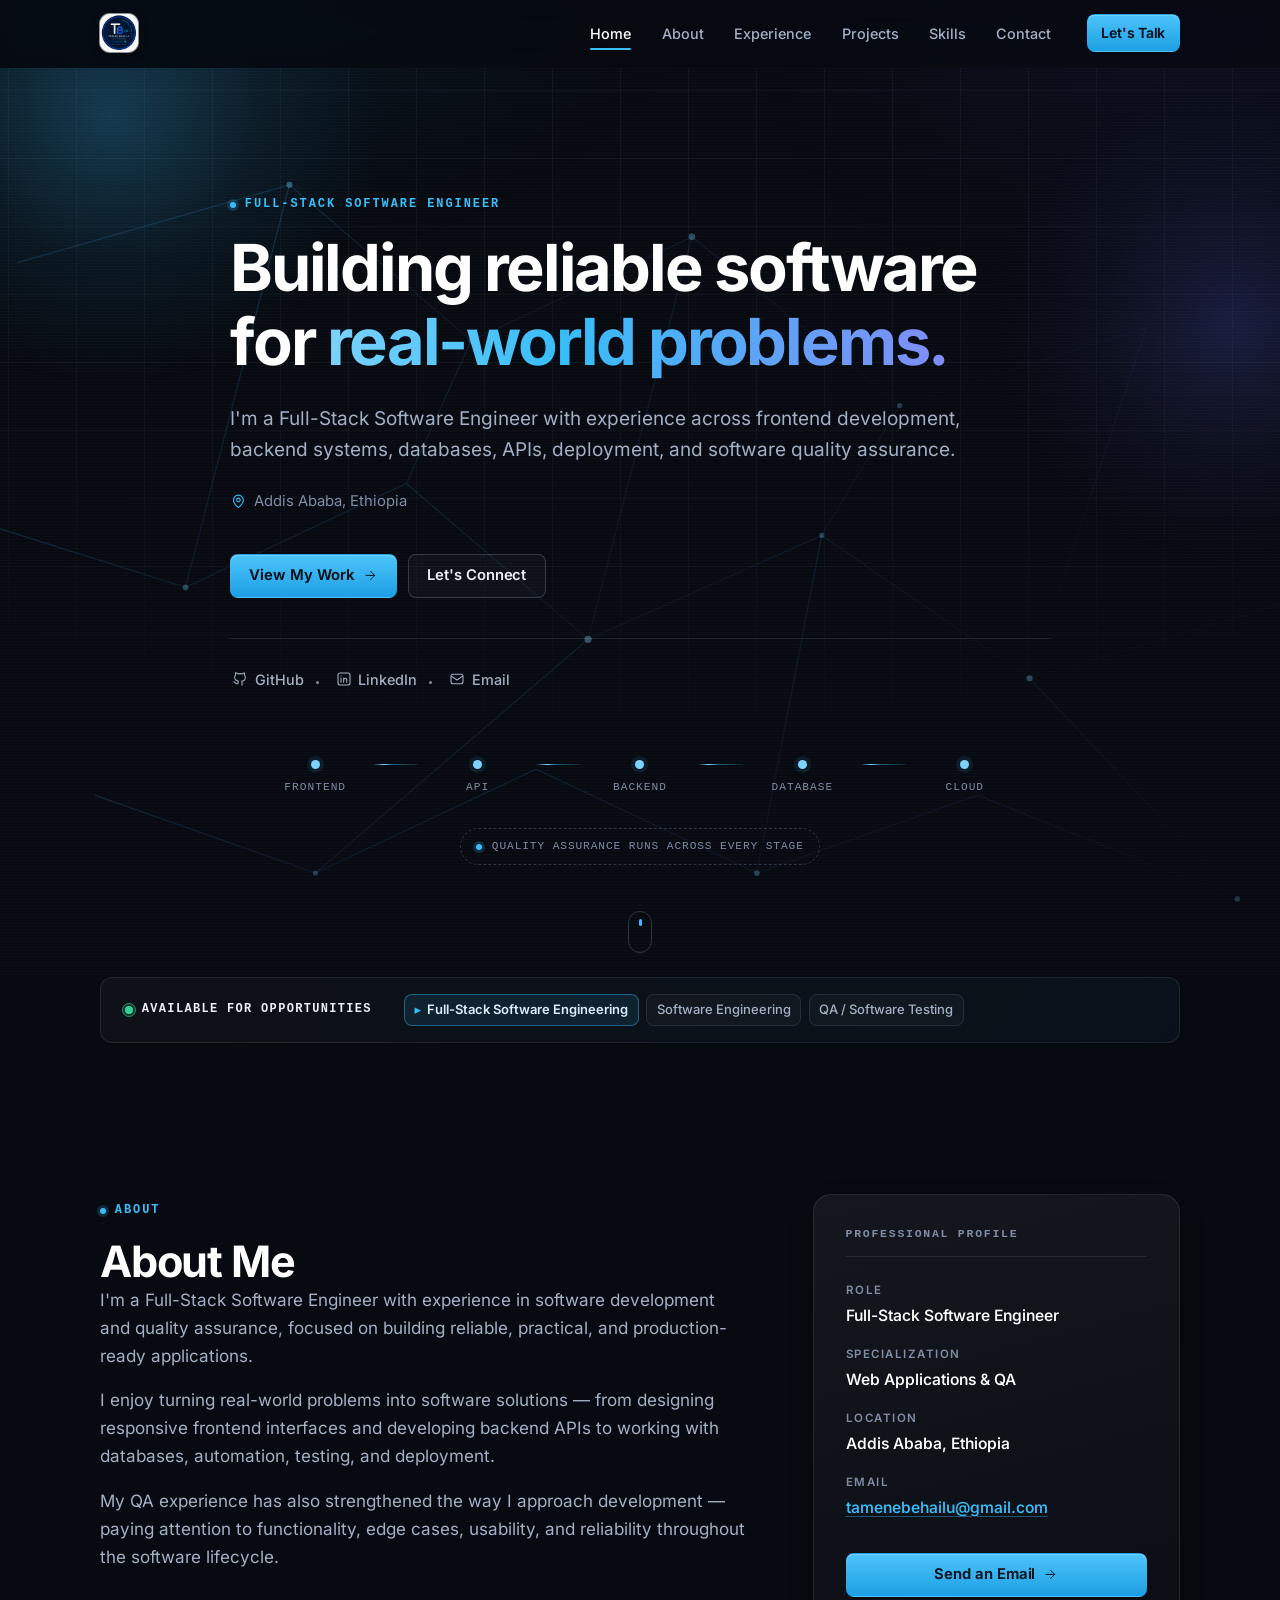
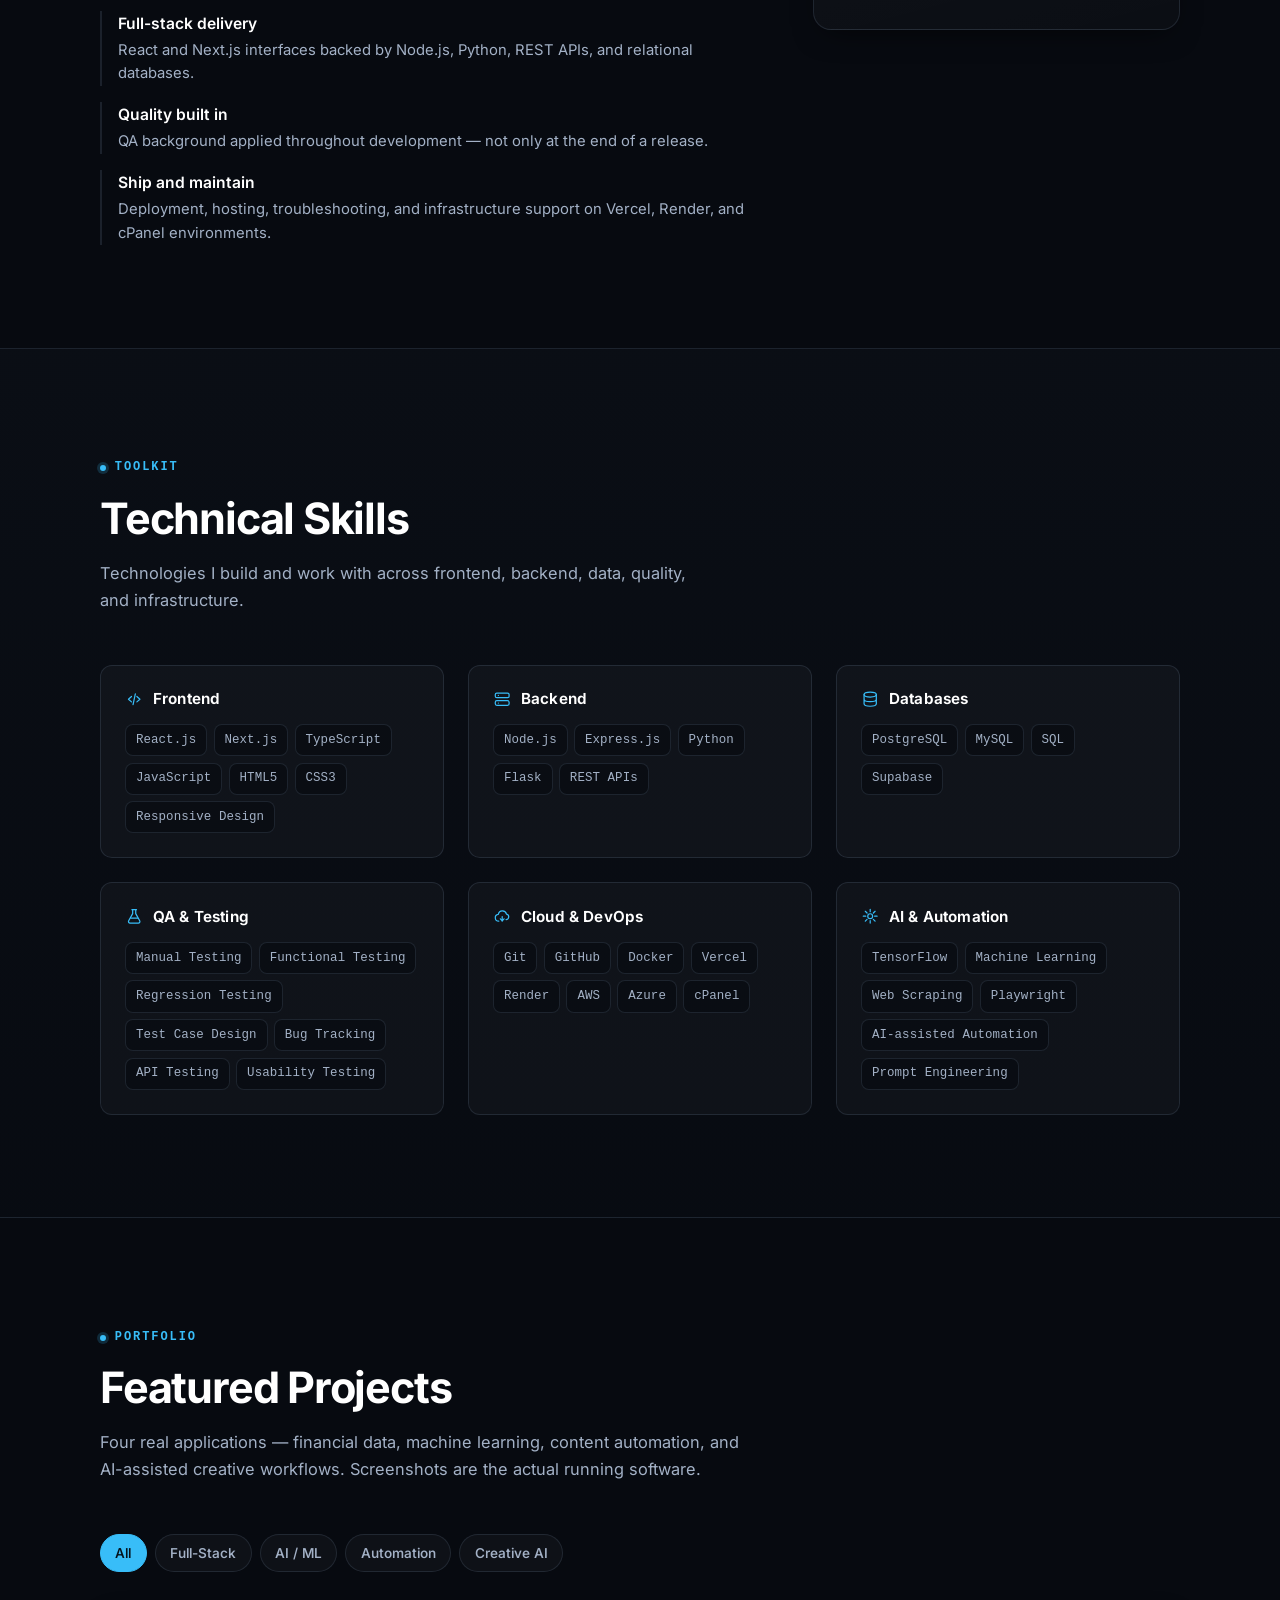
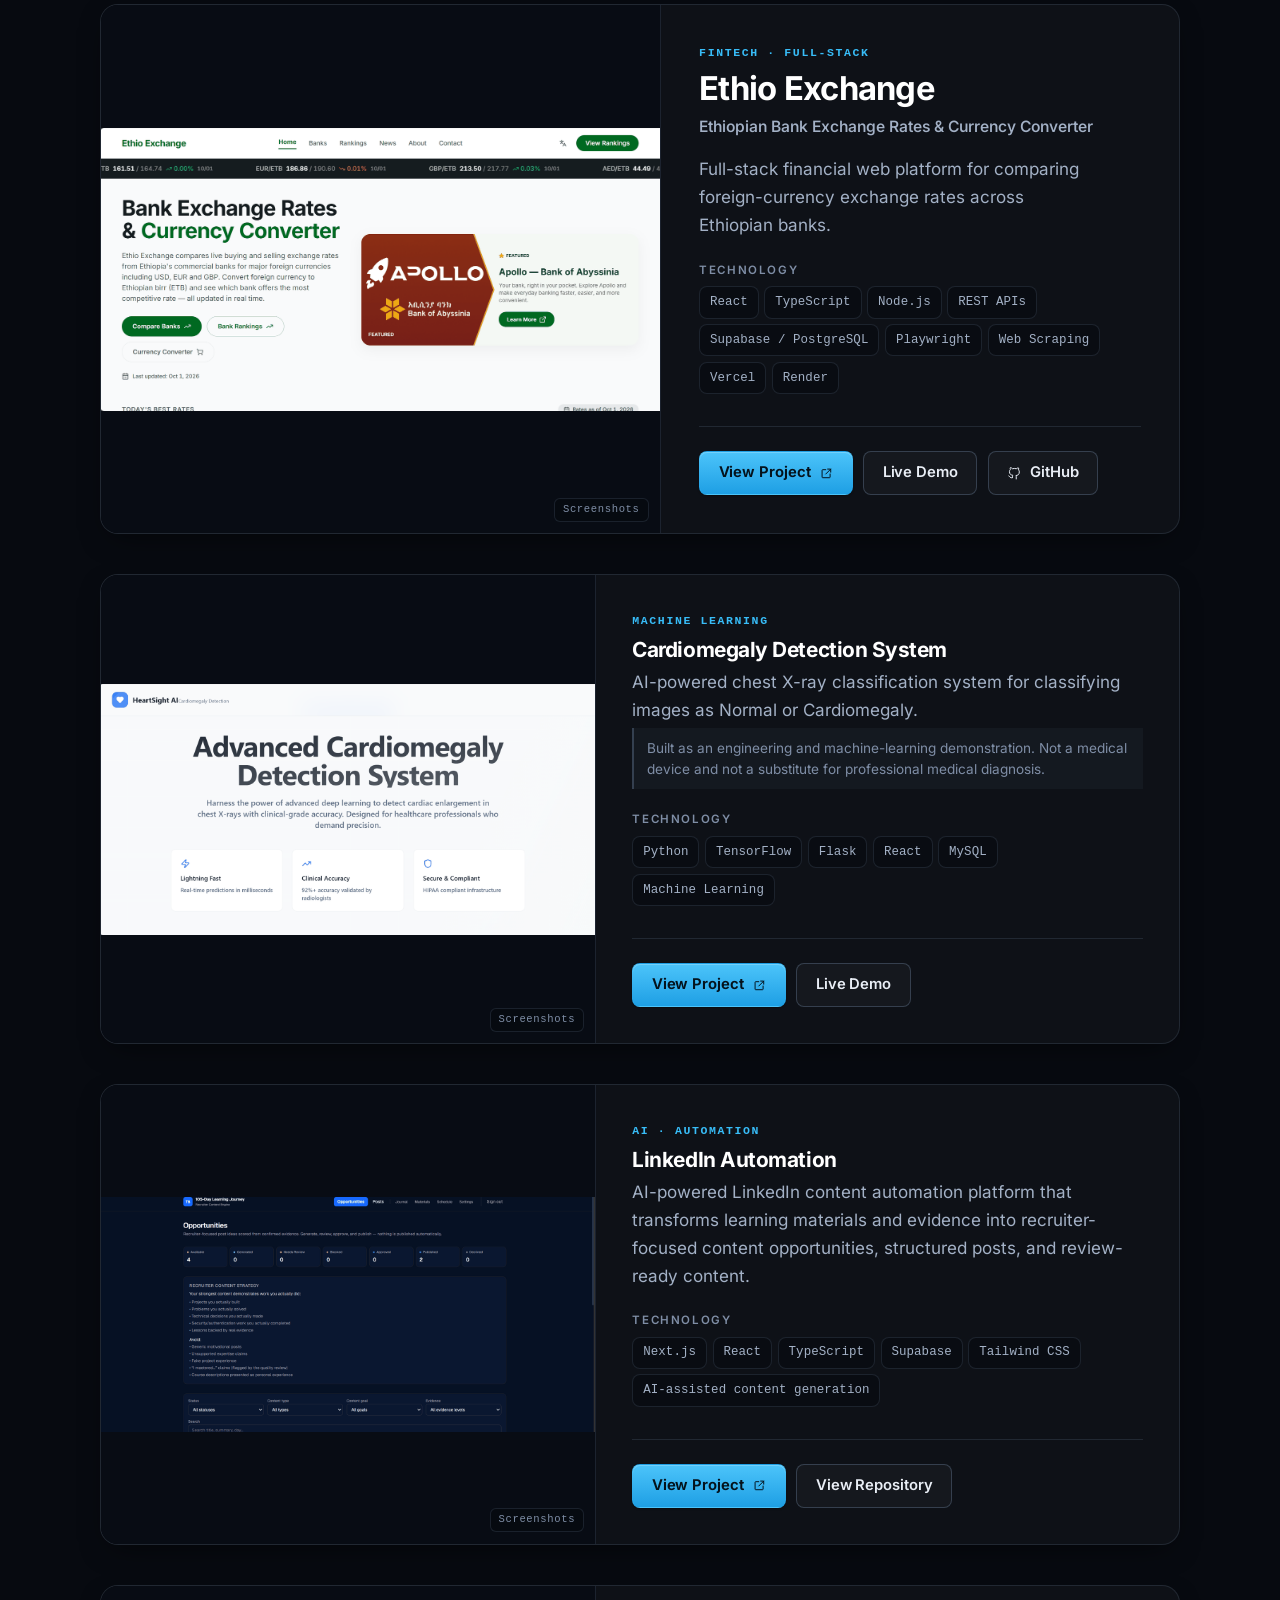
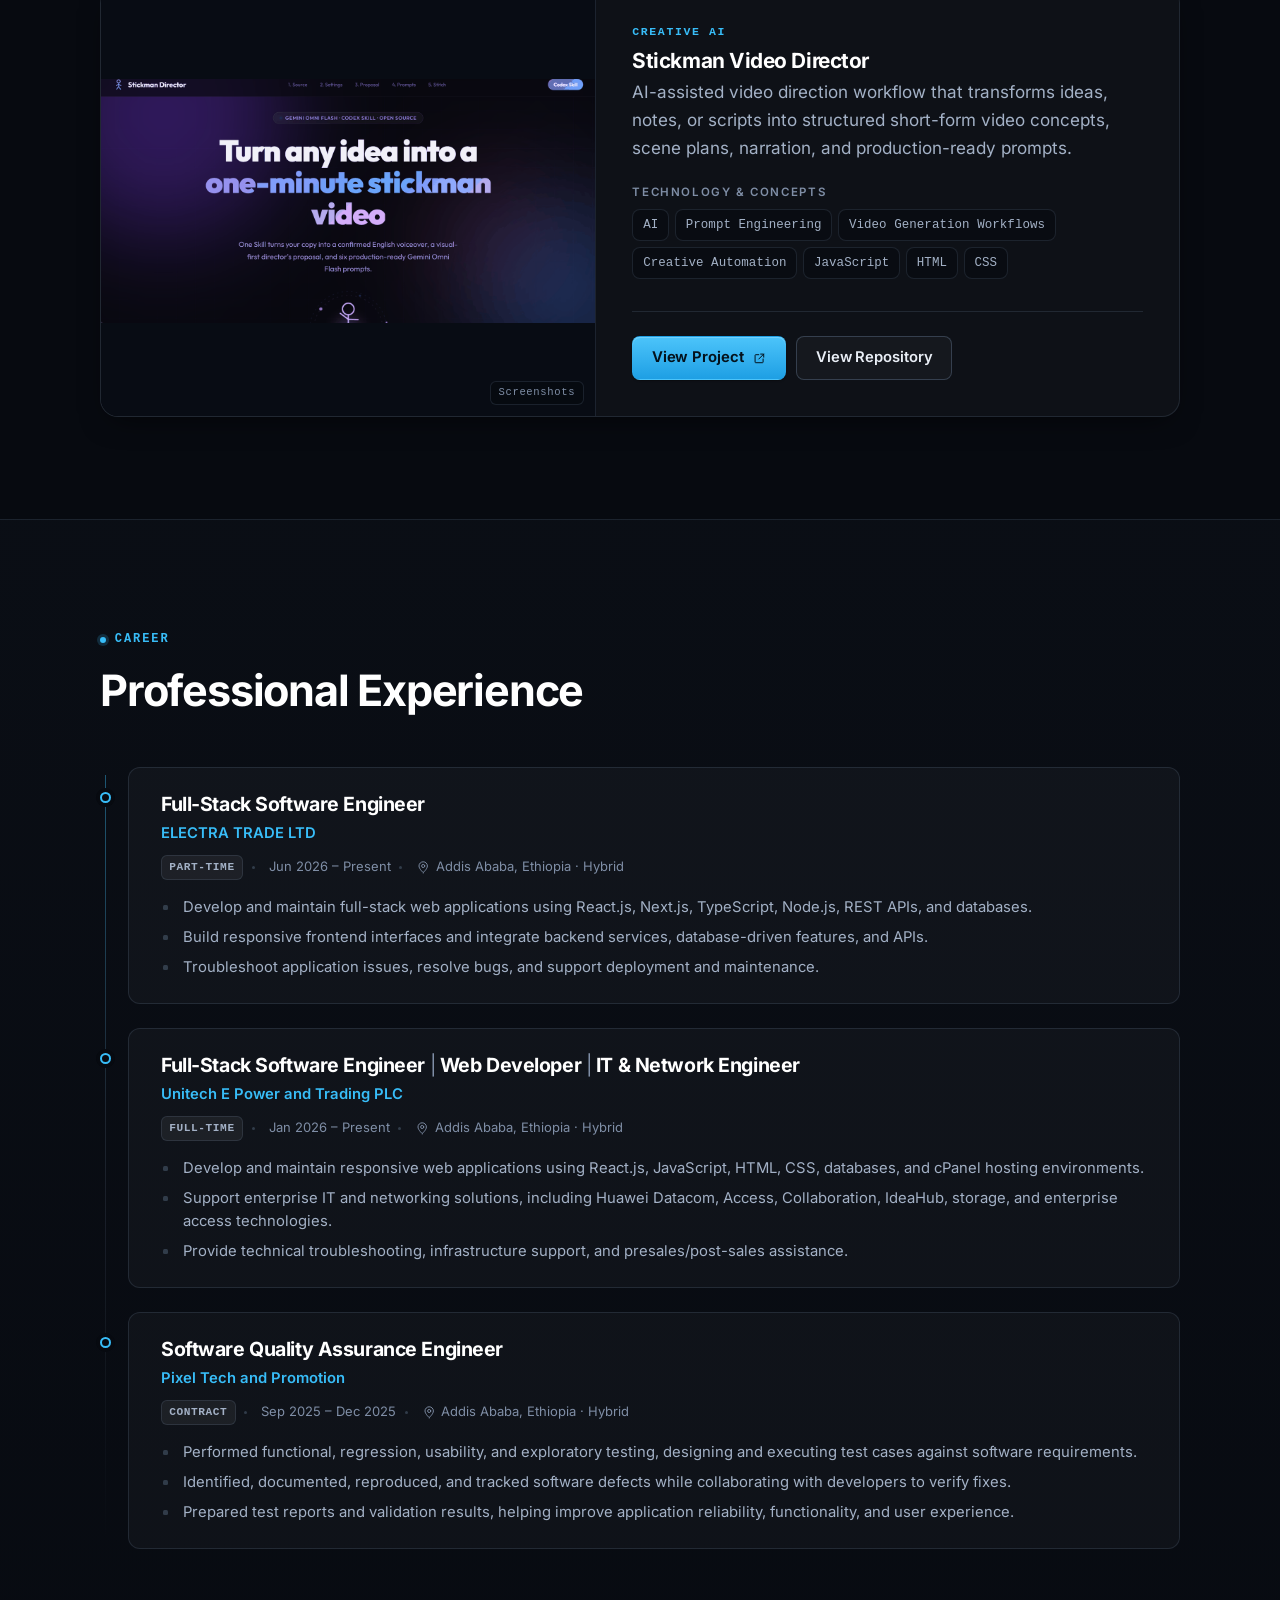
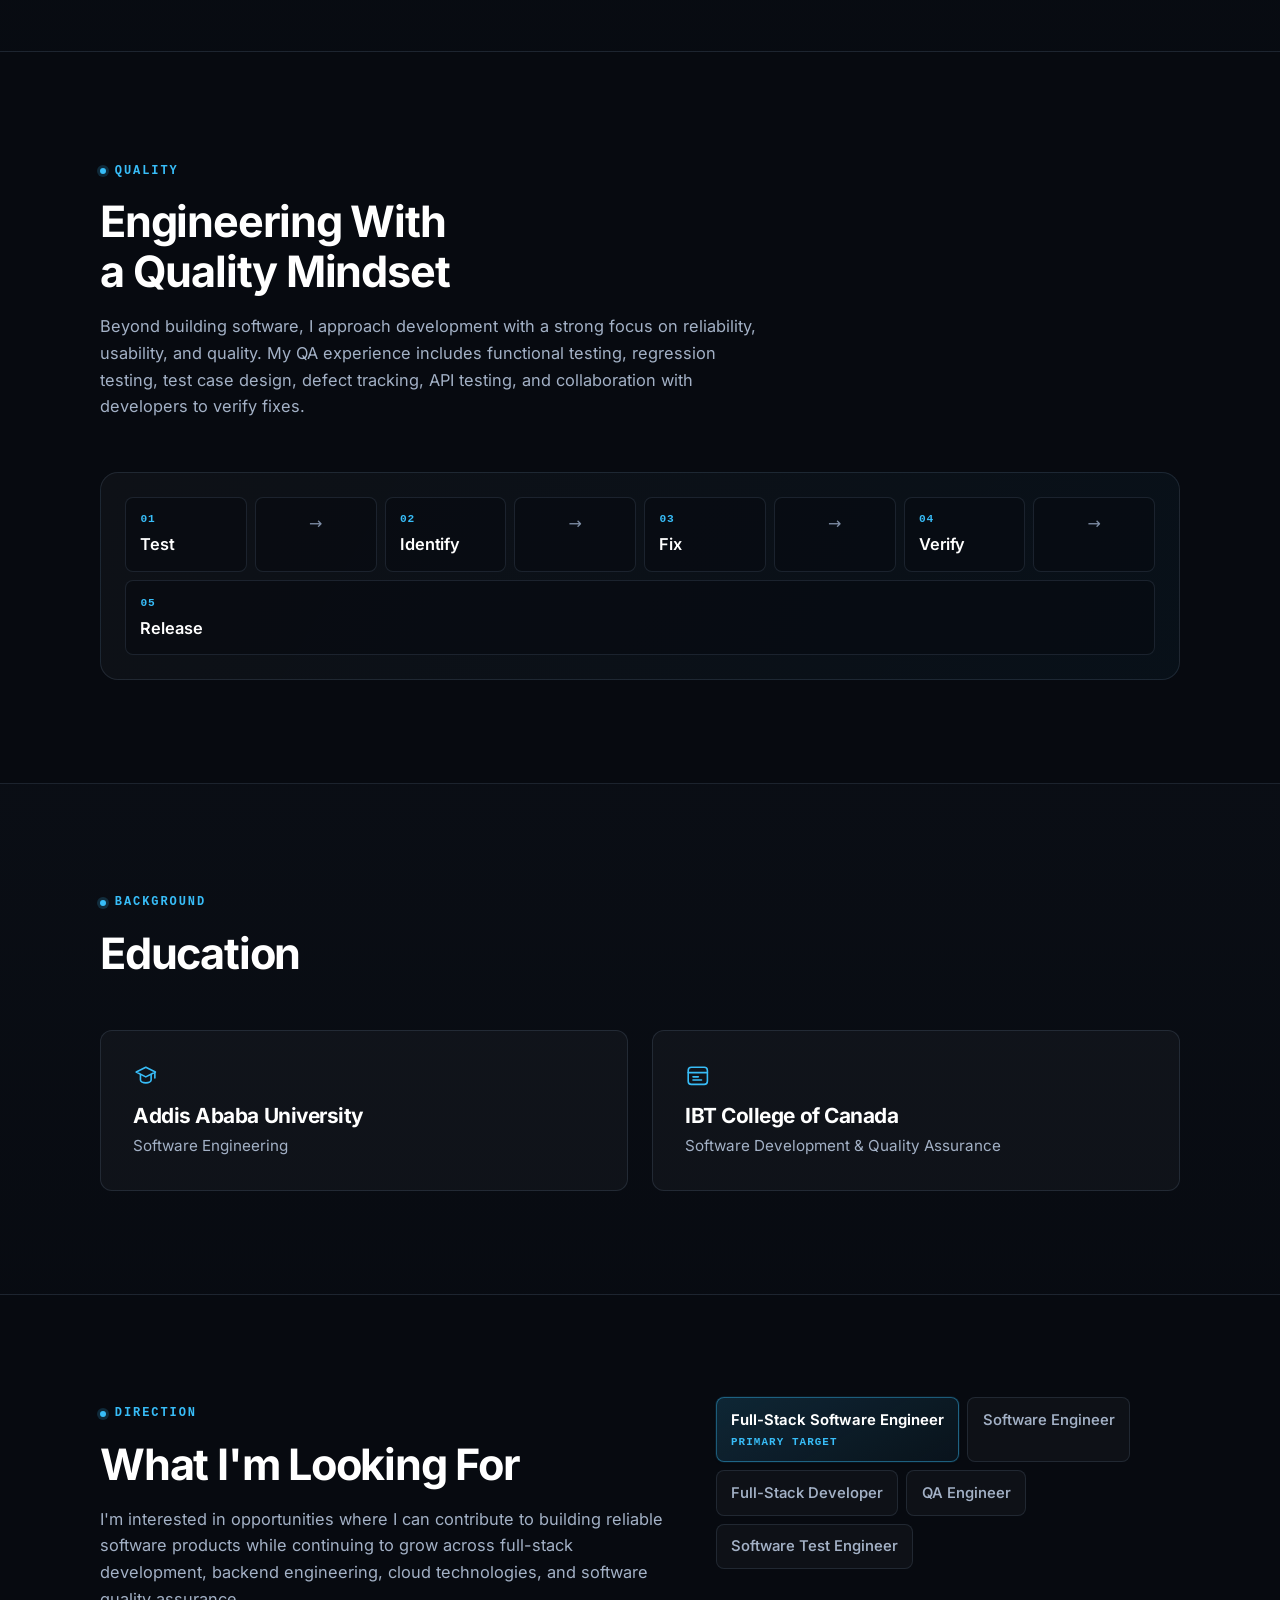
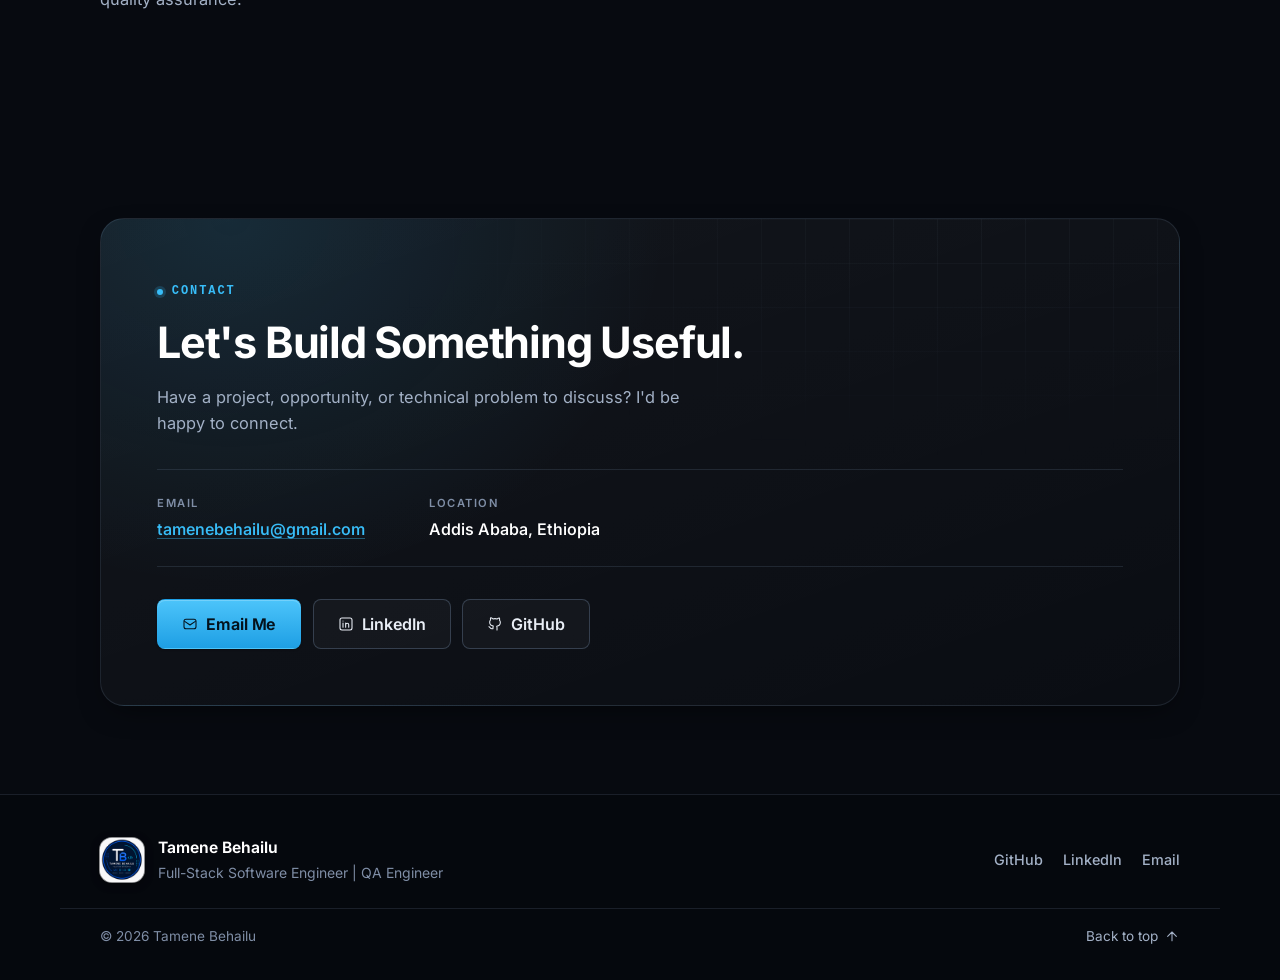
<file: index.html>
<!DOCTYPE html>
<html lang="en" class="no-js">
<head>
<meta charset="utf-8">
<meta name="viewport" content="width=device-width, initial-scale=1">

<title>Tamene Behailu | Full-Stack Software Engineer</title>
<meta name="description" content="Tamene Behailu — Full-Stack Software Engineer and QA Engineer building reliable web applications, AI-powered systems, automation tools, and data-driven products.">
<meta name="author" content="Tamene Behailu">
<link rel="canonical" href="https://portfolio-tamene-behailu.vercel.app/">

<meta name="theme-color" content="#070a10">
<meta name="color-scheme" content="dark">

<!-- Open Graph -->
<meta property="og:type" content="website">
<meta property="og:site_name" content="Tamene Behailu">
<meta property="og:title" content="Tamene Behailu | Full-Stack Software Engineer">
<meta property="og:description" content="Full-Stack Software Engineer and QA Engineer building reliable web applications, AI-powered systems, automation tools, and data-driven products.">
<meta property="og:url" content="https://portfolio-tamene-behailu.vercel.app/">
<meta property="og:image" content="https://portfolio-tamene-behailu.vercel.app/assets/img/og-image.png">
<meta property="og:image:width" content="1200">
<meta property="og:image:height" content="630">
<meta property="og:image:alt" content="Tamene Behailu — Full-Stack Software Engineer and QA Engineer">
<meta property="og:locale" content="en_US">

<!-- Twitter -->
<meta name="twitter:card" content="summary_large_image">
<meta name="twitter:title" content="Tamene Behailu | Full-Stack Software Engineer">
<meta name="twitter:description" content="Full-Stack Software Engineer and QA Engineer building reliable web applications, AI-powered systems, and automation tools.">
<meta name="twitter:image" content="https://portfolio-tamene-behailu.vercel.app/assets/img/og-image.png">
<meta name="twitter:image:alt" content="Tamene Behailu — Full-Stack Software Engineer and QA Engineer">

<link rel="icon" href="assets/img/favicon.svg" type="image/svg+xml">
<link rel="apple-touch-icon" href="assets/img/apple-touch-icon.png">
<link rel="manifest" href="site.webmanifest">

<!-- Typeface: Inter, self-hosted. Preloaded so text paints with the real
     typeface on first frame instead of reflowing when the swap lands. -->
<link rel="preload" href="assets/fonts/inter-latin-var.woff2" as="font" type="font/woff2" crossorigin>
<!-- Header logo. Preloaded because it sits in the sticky header and must not
     pop in after first paint. 9 KB. -->
<link rel="preload" href="assets/images/logo-badge.png" as="image" type="image/png">
<link rel="stylesheet" href="assets/css/fonts.css">
<link rel="stylesheet" href="assets/css/styles.css">

<script>document.documentElement.className = document.documentElement.className.replace('no-js', 'js');</script>
</head>

<body>
<a class="skip-link" href="#main">Skip to main content</a>

<!-- ============================ NAVIGATION ============================ -->
<header class="site-header" id="site-header">
  <div class="container site-header__inner">
    <a class="brand" href="#home" aria-label="Tamene Behailu — home">
      <span class="brand__mark">
        <img class="brand__logo" src="assets/images/logo-badge.png" alt="" width="112" height="112" decoding="async">
      </span>
      <span class="brand__text">
        <span class="brand__name">Tamene Behailu</span>
        <span class="brand__role">Full-Stack Software Engineer</span>
      </span>
    </a>

    <nav class="nav" id="primary-nav" aria-label="Primary">
      <ul class="nav__list" id="nav-list">
        <li><a class="nav__link" href="#home">Home</a></li>
        <li><a class="nav__link" href="#about">About</a></li>
        <li><a class="nav__link" href="#experience">Experience</a></li>
        <li><a class="nav__link" href="#projects">Projects</a></li>
        <li><a class="nav__link" href="#skills">Skills</a></li>
        <li><a class="nav__link" href="#contact">Contact</a></li>
      </ul>
      <div class="nav__cta">
        <a class="btn btn--primary btn--sm" href="#contact">Let's Talk</a>
      </div>
    </nav>

    <button class="nav-toggle" id="nav-toggle" type="button"
            aria-expanded="false" aria-controls="primary-nav" aria-label="Open navigation menu">
      <span class="nav-toggle__box" aria-hidden="true">
        <span class="nav-toggle__bar"></span>
        <span class="nav-toggle__bar"></span>
        <span class="nav-toggle__bar"></span>
      </span>
    </button>
  </div>
</header>
<div class="nav-scrim" id="nav-scrim" hidden></div>

<main id="main">

<!-- ============================== HERO =============================== -->
<section class="hero" id="home">
  <div class="hero__bg" aria-hidden="true">
    <div class="hero__grid"></div>
    <div class="hero__glow hero__glow--a"></div>
    <div class="hero__glow hero__glow--b"></div>
    <svg class="hero__network" viewBox="0 0 1200 700" preserveAspectRatio="xMidYMid slice" focusable="false">
      <defs>
        <linearGradient id="edgeFade" x1="0" y1="0" x2="1" y2="1">
          <stop offset="0%" stop-color="#38bdf8" stop-opacity="0.30"/>
          <stop offset="55%" stop-color="#3b82f6" stop-opacity="0.14"/>
          <stop offset="100%" stop-color="#38bdf8" stop-opacity="0"/>
        </linearGradient>
      </defs>
      <g stroke="url(#edgeFade)" stroke-width="1" fill="none">
        <path d="M120 150 L330 90 L470 210 L640 130 L800 260 L990 200"/>
        <path d="M60 340 L250 400 L420 320 L560 440 L740 360 L900 470 L1140 400"/>
        <path d="M180 560 L350 620 L520 540 L690 620 L860 560 L1060 640"/>
        <path d="M330 90 L250 400 M470 210 L420 320 M640 130 L560 440 M800 260 L740 360 M990 200 L900 470"/>
        <path d="M350 620 L560 440 M690 620 L740 360 M1060 640 L900 470"/>
      </g>
      <g fill="#7dd3fc">
        <circle cx="330" cy="90" r="2.4" opacity=".55"/>
        <circle cx="470" cy="210" r="2" opacity=".4"/>
        <circle cx="640" cy="130" r="2.6" opacity=".5"/>
        <circle cx="800" cy="260" r="2" opacity=".38"/>
        <circle cx="250" cy="400" r="2.2" opacity=".45"/>
        <circle cx="560" cy="440" r="2.8" opacity=".55"/>
        <circle cx="740" cy="360" r="2" opacity=".4"/>
        <circle cx="900" cy="470" r="2.4" opacity=".45"/>
        <circle cx="350" cy="620" r="2" opacity=".38"/>
        <circle cx="690" cy="620" r="2.2" opacity=".42"/>
        <circle cx="1060" cy="640" r="2" opacity=".34"/>
      </g>
    </svg>
    <div class="hero__scanlines"></div>
  </div>

  <div class="container hero__inner">
    <p class="eyebrow">
      <span class="eyebrow__dot" aria-hidden="true"></span>
      Full-Stack Software Engineer
    </p>

    <h1 class="hero__title">
      Building reliable software for
      <span class="text-gradient">real-world problems.</span>
    </h1>

    <p class="hero__lead">
      I'm a Full-Stack Software Engineer with experience across frontend development,
      backend systems, databases, APIs, deployment, and software quality assurance.
    </p>

    <p class="hero__location">
      <svg class="icon" viewBox="0 0 24 24" aria-hidden="true" focusable="false">
        <path d="M12 21s7-6.1 7-11a7 7 0 1 0-14 0c0 4.9 7 11 7 11Z"/>
        <circle cx="12" cy="10" r="2.6"/>
      </svg>
      Addis Ababa, Ethiopia
    </p>

    <div class="hero__actions">
      <a class="btn btn--primary" href="#projects">
        View My Work
        <svg class="icon" viewBox="0 0 24 24" aria-hidden="true" focusable="false"><path d="M5 12h13M12.5 5.5 19 12l-6.5 6.5"/></svg>
      </a>
      <a class="btn btn--ghost" href="#contact">Let's Connect</a>
    </div>

    <ul class="hero__social" aria-label="Professional profiles">
      <li>
        <a class="social-link" href="https://github.com/Mebtee" target="_blank" rel="noopener noreferrer">
          <svg class="icon" viewBox="0 0 24 24" aria-hidden="true" focusable="false">
            <path d="M9 19c-4.3 1.4-4.3-2.5-6-3m12 5v-3.5c0-1 .1-1.4-.5-2 2.8-.3 5.5-1.4 5.5-6a4.6 4.6 0 0 0-1.3-3.2 4.2 4.2 0 0 0-.1-3.2s-1.1-.3-3.5 1.3a12 12 0 0 0-6.2 0C6.6 2.3 5.5 2.6 5.5 2.6a4.2 4.2 0 0 0-.1 3.2A4.6 4.6 0 0 0 4 9c0 4.6 2.7 5.7 5.5 6-.4.4-.5.9-.5 1.5V18"/>
          </svg>
          GitHub
        </a>
      </li>
      <li>
        <a class="social-link" href="https://www.linkedin.com/in/tames-network/" target="_blank" rel="noopener noreferrer">
          <svg class="icon" viewBox="0 0 24 24" aria-hidden="true" focusable="false">
            <rect x="3" y="3" width="18" height="18" rx="3"/>
            <path d="M7.5 10.5V17M7.5 7.4v.1M11.5 17v-3.7a2.3 2.3 0 0 1 4.6 0V17M11.5 10.5V17"/>
          </svg>
          LinkedIn
        </a>
      </li>
      <li>
        <a class="social-link" href="mailto:tamenebehailu@gmail.com">
          <svg class="icon" viewBox="0 0 24 24" aria-hidden="true" focusable="false">
            <rect x="3" y="5" width="18" height="14" rx="3"/>
            <path d="m4 8 8 5.5L20 8"/>
          </svg>
          Email
        </a>
      </li>
    </ul>
  </div>

  <!-- How the work moves. Real HTML text rather than SVG labels, so it stays
       legible from 320px up and is announced correctly by assistive tech; a
       single element translates along the rail, so it stays cheap. It sits in
       its own band below the text, never behind the headline. -->
  <div class="container pipeline">
    <ol class="pipeline__chain" aria-label="How a request moves through the stack">
      <li class="pipeline__node">
        <span class="pipeline__dot" aria-hidden="true"></span>
        <span class="pipeline__label">Frontend</span>
      </li>
      <li class="pipeline__node">
        <span class="pipeline__dot" aria-hidden="true"></span>
        <span class="pipeline__label">API</span>
      </li>
      <li class="pipeline__node">
        <span class="pipeline__dot" aria-hidden="true"></span>
        <span class="pipeline__label">Backend</span>
      </li>
      <li class="pipeline__node">
        <span class="pipeline__dot" aria-hidden="true"></span>
        <span class="pipeline__label">Database</span>
      </li>
      <li class="pipeline__node">
        <span class="pipeline__dot" aria-hidden="true"></span>
        <span class="pipeline__label">Cloud</span>
      </li>
    </ol>
    <p class="pipeline__qa">
      <span class="eyebrow__dot" aria-hidden="true"></span>
      Quality assurance runs across every stage
    </p>
  </div>

  <a class="hero__scroll" href="#status" aria-label="Scroll to next section">
    <span class="hero__scroll-track" aria-hidden="true"><span class="hero__scroll-dot"></span></span>
  </a>
</section>

<!-- ======================= PROFESSIONAL STATUS ====================== -->
<section class="status" id="status" aria-labelledby="status-heading">
  <h2 class="visually-hidden" id="status-heading">Professional status</h2>
  <div class="container">
    <div class="status__bar reveal">
      <p class="status__label">
        <span class="status__pulse" aria-hidden="true"></span>
        Available for Opportunities
      </p>
      <ul class="status__roles">
        <li class="status__role status__role--primary">Full-Stack Software Engineering</li>
        <li class="status__role">Software Engineering</li>
        <li class="status__role">QA / Software Testing</li>
      </ul>
    </div>
  </div>
</section>

<!-- ============================== ABOUT ============================== -->
<section class="section" id="about" aria-labelledby="about-heading">
  <div class="container about">
    <div class="about__text">
      <p class="eyebrow reveal"><span class="eyebrow__dot" aria-hidden="true"></span>About</p>
      <h2 class="section__title reveal" id="about-heading">About Me</h2>

      <div class="prose reveal">
        <p>
          I'm a Full-Stack Software Engineer with experience in software development and quality
          assurance, focused on building reliable, practical, and production-ready applications.
        </p>
        <p>
          I enjoy turning real-world problems into software solutions — from designing responsive
          frontend interfaces and developing backend APIs to working with databases, automation,
          testing, and deployment.
        </p>
        <p>
          My QA experience has also strengthened the way I approach development — paying attention
          to functionality, edge cases, usability, and reliability throughout the software lifecycle.
        </p>
      </div>

      <ul class="about__strengths reveal">
        <li>
          <span class="about__strength-title">Full-stack delivery</span>
          <span class="about__strength-text">React and Next.js interfaces backed by Node.js, Python, REST APIs, and relational databases.</span>
        </li>
        <li>
          <span class="about__strength-title">Quality built in</span>
          <span class="about__strength-text">QA background applied throughout development — not only at the end of a release.</span>
        </li>
        <li>
          <span class="about__strength-title">Ship and maintain</span>
          <span class="about__strength-text">Deployment, hosting, troubleshooting, and infrastructure support on Vercel, Render, and cPanel environments.</span>
        </li>
      </ul>
    </div>

    <aside class="profile-card reveal" aria-labelledby="profile-heading">
      <h3 class="profile-card__heading" id="profile-heading">Professional Profile</h3>
      <dl class="profile-card__list">
        <div class="profile-card__row">
          <dt>Role</dt>
          <dd>Full-Stack Software Engineer</dd>
        </div>
        <div class="profile-card__row">
          <dt>Specialization</dt>
          <dd>Web Applications &amp; QA</dd>
        </div>
        <div class="profile-card__row">
          <dt>Location</dt>
          <dd>Addis Ababa, Ethiopia</dd>
        </div>
        <div class="profile-card__row">
          <dt>Email</dt>
          <dd><a href="mailto:tamenebehailu@gmail.com">tamenebehailu@gmail.com</a></dd>
        </div>
      </dl>
      <a class="btn btn--primary btn--block" href="mailto:tamenebehailu@gmail.com">
        Send an Email
        <svg class="icon" viewBox="0 0 24 24" aria-hidden="true" focusable="false"><path d="M5 12h13M12.5 5.5 19 12l-6.5 6.5"/></svg>
      </a>
    </aside>
  </div>
</section>

<!-- =========================== TECHNICAL SKILLS ====================== -->
<section class="section section--alt" id="skills" aria-labelledby="skills-heading">
  <div class="container">
    <header class="section__header reveal">
      <p class="eyebrow"><span class="eyebrow__dot" aria-hidden="true"></span>Toolkit</p>
      <h2 class="section__title" id="skills-heading">Technical Skills</h2>
      <p class="section__subtitle">
        Technologies I build and work with across frontend, backend, data, quality, and infrastructure.
      </p>
    </header>

    <div class="skills-grid">
      <article class="skill-group reveal">
        <h3 class="skill-group__title">
          <svg class="skill-group__icon" viewBox="0 0 24 24" aria-hidden="true" focusable="false">
            <path d="m8.5 8.5-4 3.5 4 3.5M15.5 8.5l4 3.5-4 3.5M13.5 5l-3 14"/>
          </svg>
          Frontend
        </h3>
        <ul class="badge-list">
          <li class="badge">React.js</li>
          <li class="badge">Next.js</li>
          <li class="badge">TypeScript</li>
          <li class="badge">JavaScript</li>
          <li class="badge">HTML5</li>
          <li class="badge">CSS3</li>
          <li class="badge">Responsive Design</li>
        </ul>
      </article>

      <article class="skill-group reveal">
        <h3 class="skill-group__title">
          <svg class="skill-group__icon" viewBox="0 0 24 24" aria-hidden="true" focusable="false">
            <rect x="3" y="4" width="18" height="6" rx="2"/>
            <rect x="3" y="14" width="18" height="6" rx="2"/>
            <path d="M7 7v.1M7 17v.1"/>
          </svg>
          Backend
        </h3>
        <ul class="badge-list">
          <li class="badge">Node.js</li>
          <li class="badge">Express.js</li>
          <li class="badge">Python</li>
          <li class="badge">Flask</li>
          <li class="badge">REST APIs</li>
        </ul>
      </article>

      <article class="skill-group reveal">
        <h3 class="skill-group__title">
          <svg class="skill-group__icon" viewBox="0 0 24 24" aria-hidden="true" focusable="false">
            <ellipse cx="12" cy="6" rx="8" ry="3.2"/>
            <path d="M4 6v12c0 1.8 3.6 3.2 8 3.2s8-1.4 8-3.2V6M4 12c0 1.8 3.6 3.2 8 3.2s8-1.4 8-3.2"/>
          </svg>
          Databases
        </h3>
        <ul class="badge-list">
          <li class="badge">PostgreSQL</li>
          <li class="badge">MySQL</li>
          <li class="badge">SQL</li>
          <li class="badge">Supabase</li>
        </ul>
      </article>

      <article class="skill-group reveal">
        <h3 class="skill-group__title">
          <svg class="skill-group__icon" viewBox="0 0 24 24" aria-hidden="true" focusable="false">
            <path d="M9 3.5h6M10 3.5v5.2L4.8 18a2 2 0 0 0 1.8 3h10.8a2 2 0 0 0 1.8-3L14 8.7V3.5"/>
            <path d="M7.5 14.5h9"/>
          </svg>
          QA &amp; Testing
        </h3>
        <ul class="badge-list">
          <li class="badge">Manual Testing</li>
          <li class="badge">Functional Testing</li>
          <li class="badge">Regression Testing</li>
          <li class="badge">Test Case Design</li>
          <li class="badge">Bug Tracking</li>
          <li class="badge">API Testing</li>
          <li class="badge">Usability Testing</li>
        </ul>
      </article>

      <article class="skill-group reveal">
        <h3 class="skill-group__title">
          <svg class="skill-group__icon" viewBox="0 0 24 24" aria-hidden="true" focusable="false">
            <path d="M7.5 18.5a4.5 4.5 0 0 1-.6-8.96A5.5 5.5 0 0 1 17.6 9.3a3.6 3.6 0 0 1-.6 7.14"/>
            <path d="M12 12.5v6M9.6 15.4 12 18l2.4-2.6"/>
          </svg>
          Cloud &amp; DevOps
        </h3>
        <ul class="badge-list">
          <li class="badge">Git</li>
          <li class="badge">GitHub</li>
          <li class="badge">Docker</li>
          <li class="badge">Vercel</li>
          <li class="badge">Render</li>
          <li class="badge">AWS</li>
          <li class="badge">Azure</li>
          <li class="badge">cPanel</li>
        </ul>
      </article>

      <article class="skill-group reveal">
        <h3 class="skill-group__title">
          <svg class="skill-group__icon" viewBox="0 0 24 24" aria-hidden="true" focusable="false">
            <circle cx="12" cy="12" r="3.2"/>
            <path d="M12 3v3.2M12 17.8V21M21 12h-3.2M6.2 12H3M18.4 5.6l-2.3 2.3M7.9 16.1l-2.3 2.3M18.4 18.4l-2.3-2.3M7.9 7.9 5.6 5.6"/>
          </svg>
          AI &amp; Automation
        </h3>
        <ul class="badge-list">
          <li class="badge">TensorFlow</li>
          <li class="badge">Machine Learning</li>
          <li class="badge">Web Scraping</li>
          <li class="badge">Playwright</li>
          <li class="badge">AI-assisted Automation</li>
          <li class="badge">Prompt Engineering</li>
        </ul>
      </article>
    </div>
  </div>
</section>

<!-- =========================== FEATURED PROJECTS ===================== -->
<section class="section" id="projects" aria-labelledby="projects-heading">
  <div class="container">
    <header class="section__header reveal">
      <p class="eyebrow"><span class="eyebrow__dot" aria-hidden="true"></span>Portfolio</p>
      <h2 class="section__title" id="projects-heading">Featured Projects</h2>
      <p class="section__subtitle">
        Four real applications — financial data, machine learning, content automation,
        and AI-assisted creative workflows. Screenshots are the actual running software.
      </p>
    </header>

    <!-- Filters. Plain buttons with aria-pressed; the grid is a plain list of
         <article>s, so the section is complete and readable with JS disabled. -->
    <div class="filters reveal" role="group" aria-label="Filter projects by category">
      <button class="filter" type="button" data-filter="all" aria-pressed="true">All</button>
      <button class="filter" type="button" data-filter="full-stack" aria-pressed="false">Full-Stack</button>
      <button class="filter" type="button" data-filter="ai" aria-pressed="false">AI / ML</button>
      <button class="filter" type="button" data-filter="automation" aria-pressed="false">Automation</button>
      <button class="filter" type="button" data-filter="creative" aria-pressed="false">Creative AI</button>
    </div>
    <p class="visually-hidden" role="status" id="project-count" aria-live="polite"></p>

    <div class="projects-stack" id="project-list">

      <!-- ============ 1. Ethio Exchange ============ -->
      <article class="project project--featured reveal" data-cats="full-stack"
               aria-labelledby="project-1-title">
        <div class="project__media">
          <!-- A button, not a bare <img>: the screenshot is interactive (it
               opens the viewer), so it has to be reachable by keyboard. The
               ratio comes from the real image dimensions via --ar. -->
          <button class="project__shot" type="button" style="--ar: 1400 / 709">
            <img src="assets/images/1.png" width="1400" height="709" loading="lazy" decoding="async"
                 alt="Ethio Exchange: a table of Ethiopian banks listing buying and selling rates for foreign currencies, with a currency converter panel.">
            <img src="assets/images/2.png" width="1400" height="710" loading="lazy" decoding="async"
                 alt="Ethio Exchange: the currency converter view with a converted amount.">
          </button>
          <p class="project__media-note">Screenshots</p>
        </div>

        <div class="project__body">
          <p class="project__kicker">FinTech &middot; Full-Stack</p>
          <h3 class="project__title" id="project-1-title">Ethio Exchange</h3>
          <p class="project__subtitle">Ethiopian Bank Exchange Rates &amp; Currency Converter</p>
          <p class="project__desc">
            Full-stack financial web platform for comparing foreign-currency exchange rates
            across Ethiopian banks.
          </p>

          <h4 class="project__tech-label">Technology</h4>
          <ul class="badge-list badge-list--tight">
            <li class="badge">React</li>
            <li class="badge">TypeScript</li>
            <li class="badge">Node.js</li>
            <li class="badge">REST APIs</li>
            <li class="badge">Supabase / PostgreSQL</li>
            <li class="badge">Playwright</li>
            <li class="badge">Web Scraping</li>
            <li class="badge">Vercel</li>
            <li class="badge">Render</li>
          </ul>

          <div class="project__actions">
            <button class="btn btn--primary" type="button" data-open="p1"
                    aria-haspopup="dialog">
              View Project
              <svg class="icon" viewBox="0 0 24 24" aria-hidden="true" focusable="false"><path d="M14 5h5v5M19 5l-8 8M18 13v5a1 1 0 0 1-1 1H6a1 1 0 0 1-1-1V7a1 1 0 0 1 1-1h5"/></svg>
            </button>
            <a class="btn btn--ghost" href="https://ethioexchange.live/en" target="_blank" rel="noopener noreferrer">
              Live Demo
              <span class="visually-hidden">— opens ethioexchange.live in a new tab</span>
            </a>
            <a class="btn btn--ghost" href="https://github.com/Mebtee" target="_blank" rel="noopener noreferrer"
               aria-label="GitHub profile of Tamene Behailu">
              <svg class="icon" viewBox="0 0 24 24" aria-hidden="true" focusable="false">
                <path d="M9 19c-4.3 1.4-4.3-2.5-6-3m12 5v-3.5c0-1 .1-1.4-.5-2 2.8-.3 5.5-1.4 5.5-6a4.6 4.6 0 0 0-1.3-3.2 4.2 4.2 0 0 0-.1-3.2s-1.1-.3-3.5 1.3a12 12 0 0 0-6.2 0C6.6 2.3 5.5 2.6 5.5 2.6a4.2 4.2 0 0 0-.1 3.2A4.6 4.6 0 0 0 4 9c0 4.6 2.7 5.7 5.5 6-.4.4-.5.9-.5 1.5V18"/>
              </svg>
              GitHub
            </a>
          </div>
        </div>
      </article>

      <!-- ============ 2. Cardiomegaly Detection ============ -->
      <article class="project project--secondary reveal" data-cats="ai full-stack"
               aria-labelledby="project-2-title">
        <div class="project__media">
          <button class="project__shot" type="button" style="--ar: 1400 / 712">
            <img src="assets/images/3.png" width="1400" height="712" loading="lazy" decoding="async"
                 alt="Cardiomegaly Detection System: an X-ray image upload area alongside a classification result.">
            <img src="assets/images/4.png" width="1400" height="718" loading="lazy" decoding="async"
                 alt="Cardiomegaly Detection System: the model classification result for an uploaded chest X-ray.">
          </button>
          <p class="project__media-note">Screenshots</p>
        </div>

        <div class="project__body">
          <p class="project__kicker">Machine Learning</p>
          <h3 class="project__title" id="project-2-title">Cardiomegaly Detection System</h3>
          <p class="project__desc">
            AI-powered chest X-ray classification system for classifying images as
            Normal or Cardiomegaly.
          </p>
          <p class="project__note">
            Built as an engineering and machine-learning demonstration. Not a medical device
            and not a substitute for professional medical diagnosis.
          </p>

          <h4 class="project__tech-label">Technology</h4>
          <ul class="badge-list badge-list--tight">
            <li class="badge">Python</li>
            <li class="badge">TensorFlow</li>
            <li class="badge">Flask</li>
            <li class="badge">React</li>
            <li class="badge">MySQL</li>
            <li class="badge">Machine Learning</li>
          </ul>

          <div class="project__actions">
            <button class="btn btn--primary" type="button" data-open="p2" aria-haspopup="dialog">
              View Project
              <svg class="icon" viewBox="0 0 24 24" aria-hidden="true" focusable="false"><path d="M14 5h5v5M19 5l-8 8M18 13v5a1 1 0 0 1-1 1H6a1 1 0 0 1-1-1V7a1 1 0 0 1 1-1h5"/></svg>
            </button>
            <a class="btn btn--ghost" href="https://cardio-final-ten.vercel.app/" target="_blank" rel="noopener noreferrer">
              Live Demo
              <span class="visually-hidden">— opens cardio-final-ten.vercel.app in a new tab</span>
            </a>
          </div>
        </div>
      </article>

      <!-- ============ 3. LinkedIn Automation ============ -->
      <article class="project project--secondary reveal" data-cats="ai automation full-stack"
               aria-labelledby="project-3-title">
        <div class="project__media">
          <button class="project__shot" type="button" style="--ar: 1400 / 664">
            <img src="assets/images/5.png" width="1400" height="664" loading="lazy" decoding="async"
                 alt="LinkedIn Automation: the opportunities workspace listing content opportunities extracted from source material.">
            <img src="assets/images/6.png" width="1400" height="687" loading="lazy" decoding="async"
                 alt="LinkedIn Automation: a content brief and generated post ready for review.">
          </button>
          <p class="project__media-note">Screenshots</p>
        </div>

        <div class="project__body">
          <p class="project__kicker">AI &middot; Automation</p>
          <h3 class="project__title" id="project-3-title">LinkedIn Automation</h3>
          <p class="project__desc">
            AI-powered LinkedIn content automation platform that transforms learning materials
            and evidence into recruiter-focused content opportunities, structured posts, and
            review-ready content.
          </p>

          <h4 class="project__tech-label">Technology</h4>
          <ul class="badge-list badge-list--tight">
            <li class="badge">Next.js</li>
            <li class="badge">React</li>
            <li class="badge">TypeScript</li>
            <li class="badge">Supabase</li>
            <li class="badge">Tailwind CSS</li>
            <li class="badge">AI-assisted content generation</li>
          </ul>

          <div class="project__actions">
            <button class="btn btn--primary" type="button" data-open="p3" aria-haspopup="dialog">
              View Project
              <svg class="icon" viewBox="0 0 24 24" aria-hidden="true" focusable="false"><path d="M14 5h5v5M19 5l-8 8M18 13v5a1 1 0 0 1-1 1H6a1 1 0 0 1-1-1V7a1 1 0 0 1 1-1h5"/></svg>
            </button>
            <a class="btn btn--ghost" href="https://github.com/Mebtee/linkedin-Automation" target="_blank" rel="noopener noreferrer">
              View Repository
              <span class="visually-hidden">— opens github.com/Mebtee/linkedin-Automation in a new tab</span>
            </a>
          </div>
        </div>
      </article>

      <!-- ============ 4. Stickman Video Director ============ -->
      <article class="project project--secondary reveal" data-cats="ai creative automation"
               aria-labelledby="project-4-title">
        <div class="project__media">
          <button class="project__shot" type="button" style="--ar: 1400 / 692">
            <img src="assets/images/7.png" width="1400" height="692" loading="lazy" decoding="async"
                 alt="Stickman Video Director: a structured video direction document with scene prompts and narration.">
            <img src="assets/images/8.png" width="1400" height="627" loading="lazy" decoding="async"
                 alt="Stickman Video Director: generated video prompts for a scene at a chosen aspect ratio.">
          </button>
          <p class="project__media-note">Screenshots</p>
        </div>

        <div class="project__body">
          <p class="project__kicker">Creative AI</p>
          <h3 class="project__title" id="project-4-title">Stickman Video Director</h3>
          <p class="project__desc">
            AI-assisted video direction workflow that transforms ideas, notes, or scripts into
            structured short-form video concepts, scene plans, narration, and production-ready
            prompts.
          </p>

          <h4 class="project__tech-label">Technology &amp; concepts</h4>
          <ul class="badge-list badge-list--tight">
            <li class="badge">AI</li>
            <li class="badge">Prompt Engineering</li>
            <li class="badge">Video Generation Workflows</li>
            <li class="badge">Creative Automation</li>
            <li class="badge">JavaScript</li>
            <li class="badge">HTML</li>
            <li class="badge">CSS</li>
          </ul>

          <div class="project__actions">
            <button class="btn btn--primary" type="button" data-open="p4" aria-haspopup="dialog">
              View Project
              <svg class="icon" viewBox="0 0 24 24" aria-hidden="true" focusable="false"><path d="M14 5h5v5M19 5l-8 8M18 13v5a1 1 0 0 1-1 1H6a1 1 0 0 1-1-1V7a1 1 0 0 1 1-1h5"/></svg>
            </button>
            <a class="btn btn--ghost" href="https://github.com/Mebtee/prompt" target="_blank" rel="noopener noreferrer">
              View Repository
              <span class="visually-hidden">— opens github.com/Mebtee/prompt in a new tab</span>
            </a>
          </div>
        </div>
      </article>
    </div>
  </div>
</section>

<!-- ======================= PROFESSIONAL EXPERIENCE =================== -->
<section class="section section--alt" id="experience" aria-labelledby="experience-heading">
  <div class="container">
    <header class="section__header reveal">
      <p class="eyebrow"><span class="eyebrow__dot" aria-hidden="true"></span>Career</p>
      <h2 class="section__title" id="experience-heading">Professional Experience</h2>
    </header>

    <ol class="timeline">
      <li class="timeline__item reveal">
        <div class="timeline__marker" aria-hidden="true"></div>
        <div class="timeline__card">
          <header class="timeline__head">
            <h3 class="timeline__role">Full-Stack Software Engineer</h3>
            <p class="timeline__org">ELECTRA TRADE LTD</p>
          </header>
          <ul class="meta-list">
            <li class="meta meta--type">Part-time</li>
            <li class="meta">Jun 2026 &ndash; Present</li>
            <li class="meta">
              <svg class="icon" viewBox="0 0 24 24" aria-hidden="true" focusable="false">
                <path d="M12 21s7-6.1 7-11a7 7 0 1 0-14 0c0 4.9 7 11 7 11Z"/><circle cx="12" cy="10" r="2.6"/>
              </svg>
              Addis Ababa, Ethiopia &middot; Hybrid
            </li>
          </ul>
          <ul class="timeline__points">
            <li>Develop and maintain full-stack web applications using React.js, Next.js, TypeScript, Node.js, REST APIs, and databases.</li>
            <li>Build responsive frontend interfaces and integrate backend services, database-driven features, and APIs.</li>
            <li>Troubleshoot application issues, resolve bugs, and support deployment and maintenance.</li>
          </ul>
        </div>
      </li>

      <li class="timeline__item reveal">
        <div class="timeline__marker" aria-hidden="true"></div>
        <div class="timeline__card">
          <header class="timeline__head">
            <h3 class="timeline__role">Full-Stack Software Engineer <span class="timeline__sep">|</span> Web Developer <span class="timeline__sep">|</span> IT &amp; Network Engineer</h3>
            <p class="timeline__org">Unitech E Power and Trading PLC</p>
          </header>
          <ul class="meta-list">
            <li class="meta meta--type">Full-time</li>
            <li class="meta">Jan 2026 &ndash; Present</li>
            <li class="meta">
              <svg class="icon" viewBox="0 0 24 24" aria-hidden="true" focusable="false">
                <path d="M12 21s7-6.1 7-11a7 7 0 1 0-14 0c0 4.9 7 11 7 11Z"/><circle cx="12" cy="10" r="2.6"/>
              </svg>
              Addis Ababa, Ethiopia &middot; Hybrid
            </li>
          </ul>
          <ul class="timeline__points">
            <li>Develop and maintain responsive web applications using React.js, JavaScript, HTML, CSS, databases, and cPanel hosting environments.</li>
            <li>Support enterprise IT and networking solutions, including Huawei Datacom, Access, Collaboration, IdeaHub, storage, and enterprise access technologies.</li>
            <li>Provide technical troubleshooting, infrastructure support, and presales/post-sales assistance.</li>
          </ul>
        </div>
      </li>

      <li class="timeline__item reveal">
        <div class="timeline__marker" aria-hidden="true"></div>
        <div class="timeline__card">
          <header class="timeline__head">
            <h3 class="timeline__role">Software Quality Assurance Engineer</h3>
            <p class="timeline__org">Pixel Tech and Promotion</p>
          </header>
          <ul class="meta-list">
            <li class="meta meta--type">Contract</li>
            <li class="meta">Sep 2025 &ndash; Dec 2025</li>
            <li class="meta">
              <svg class="icon" viewBox="0 0 24 24" aria-hidden="true" focusable="false">
                <path d="M12 21s7-6.1 7-11a7 7 0 1 0-14 0c0 4.9 7 11 7 11Z"/><circle cx="12" cy="10" r="2.6"/>
              </svg>
              Addis Ababa, Ethiopia &middot; Hybrid
            </li>
          </ul>
          <ul class="timeline__points">
            <li>Performed functional, regression, usability, and exploratory testing, designing and executing test cases against software requirements.</li>
            <li>Identified, documented, reproduced, and tracked software defects while collaborating with developers to verify fixes.</li>
            <li>Prepared test reports and validation results, helping improve application reliability, functionality, and user experience.</li>
          </ul>
        </div>
      </li>
    </ol>
  </div>
</section>

<!-- ========================= QA / QUALITY MINDSET ==================== -->
<section class="section" id="quality" aria-labelledby="quality-heading">
  <div class="container">
    <header class="section__header reveal">
      <p class="eyebrow"><span class="eyebrow__dot" aria-hidden="true"></span>Quality</p>
      <h2 class="section__title" id="quality-heading">Engineering With a Quality Mindset</h2>
      <p class="section__subtitle">
        Beyond building software, I approach development with a strong focus on reliability,
        usability, and quality. My QA experience includes functional testing, regression testing,
        test case design, defect tracking, API testing, and collaboration with developers to verify fixes.
      </p>
    </header>

    <ol class="flow reveal">
      <li class="flow__step">
        <span class="flow__index" aria-hidden="true">01</span>
        <span class="flow__label">Test</span>
      </li>
      <li class="flow__step" aria-hidden="true"><span class="flow__arrow">→</span></li>
      <li class="flow__step">
        <span class="flow__index" aria-hidden="true">02</span>
        <span class="flow__label">Identify</span>
      </li>
      <li class="flow__step" aria-hidden="true"><span class="flow__arrow">→</span></li>
      <li class="flow__step">
        <span class="flow__index" aria-hidden="true">03</span>
        <span class="flow__label">Fix</span>
      </li>
      <li class="flow__step" aria-hidden="true"><span class="flow__arrow">→</span></li>
      <li class="flow__step">
        <span class="flow__index" aria-hidden="true">04</span>
        <span class="flow__label">Verify</span>
      </li>
      <li class="flow__step" aria-hidden="true"><span class="flow__arrow">→</span></li>
      <li class="flow__step">
        <span class="flow__index" aria-hidden="true">05</span>
        <span class="flow__label">Release</span>
      </li>
    </ol>
  </div>
</section>

<!-- ============================== EDUCATION ========================== -->
<section class="section section--alt" id="education" aria-labelledby="education-heading">
  <div class="container">
    <header class="section__header reveal">
      <p class="eyebrow"><span class="eyebrow__dot" aria-hidden="true"></span>Background</p>
      <h2 class="section__title" id="education-heading">Education</h2>
    </header>

    <div class="edu-grid">
      <article class="edu-card reveal">
        <svg class="edu-card__icon" viewBox="0 0 24 24" aria-hidden="true" focusable="false">
          <path d="m12 4 9 4.5-9 4.5-9-4.5L12 4Z"/>
          <path d="M7 10.8V16c0 1.4 2.2 2.6 5 2.6s5-1.2 5-2.6v-5.2M20.5 9v5"/>
        </svg>
        <h3 class="edu-card__title">Addis Ababa University</h3>
        <p class="edu-card__program">Software Engineering</p>
      </article>

      <article class="edu-card reveal">
        <svg class="edu-card__icon" viewBox="0 0 24 24" aria-hidden="true" focusable="false">
          <rect x="3" y="4" width="18" height="16" rx="3"/>
          <path d="M3 9h18M7.5 13h5M7.5 16h8"/>
        </svg>
        <h3 class="edu-card__title">IBT College of Canada</h3>
        <p class="edu-card__program">Software Development &amp; Quality Assurance</p>
      </article>
    </div>
  </div>
</section>

<!-- =========================== CAREER FOCUS ========================== -->
<section class="section" id="focus" aria-labelledby="focus-heading">
  <div class="container">
    <div class="focus">
      <div class="focus__text reveal">
        <p class="eyebrow"><span class="eyebrow__dot" aria-hidden="true"></span>Direction</p>
        <h2 class="section__title" id="focus-heading">What I'm Looking For</h2>
        <p class="focus__lead">
          I'm interested in opportunities where I can contribute to building reliable software
          products while continuing to grow across full-stack development, backend engineering,
          cloud technologies, and software quality assurance.
        </p>
      </div>

      <ul class="role-tags reveal">
        <li class="role-tag role-tag--primary">
          Full-Stack Software Engineer
          <span class="role-tag__hint">Primary target</span>
        </li>
        <li class="role-tag">Software Engineer</li>
        <li class="role-tag">Full-Stack Developer</li>
        <li class="role-tag">QA Engineer</li>
        <li class="role-tag">Software Test Engineer</li>
      </ul>
    </div>
  </div>
</section>

<!-- ============================== CONTACT ============================ -->
<section class="section section--contact" id="contact" aria-labelledby="contact-heading">
  <div class="container">
    <div class="contact reveal">
      <p class="eyebrow"><span class="eyebrow__dot" aria-hidden="true"></span>Contact</p>
      <h2 class="section__title" id="contact-heading">Let's Build Something Useful.</h2>
      <p class="contact__lead">
        Have a project, opportunity, or technical problem to discuss? I'd be happy to connect.
      </p>

      <dl class="contact__details">
        <div class="contact__detail">
          <dt>Email</dt>
          <dd><a href="mailto:tamenebehailu@gmail.com">tamenebehailu@gmail.com</a></dd>
        </div>
        <div class="contact__detail">
          <dt>Location</dt>
          <dd>Addis Ababa, Ethiopia</dd>
        </div>
      </dl>

      <div class="contact__actions">
        <a class="btn btn--primary btn--lg" href="mailto:tamenebehailu@gmail.com">
          <svg class="icon" viewBox="0 0 24 24" aria-hidden="true" focusable="false">
            <rect x="3" y="5" width="18" height="14" rx="3"/><path d="m4 8 8 5.5L20 8"/>
          </svg>
          Email Me
        </a>
        <a class="btn btn--ghost btn--lg" href="https://www.linkedin.com/in/tames-network/" target="_blank" rel="noopener noreferrer">
          <svg class="icon" viewBox="0 0 24 24" aria-hidden="true" focusable="false">
            <rect x="3" y="3" width="18" height="18" rx="3"/>
            <path d="M7.5 10.5V17M7.5 7.4v.1M11.5 17v-3.7a2.3 2.3 0 0 1 4.6 0V17M11.5 10.5V17"/>
          </svg>
          LinkedIn
          <span class="visually-hidden">— opens LinkedIn profile in a new tab</span>
        </a>
        <a class="btn btn--ghost btn--lg" href="https://github.com/Mebtee" target="_blank" rel="noopener noreferrer">
          <svg class="icon" viewBox="0 0 24 24" aria-hidden="true" focusable="false">
            <path d="M9 19c-4.3 1.4-4.3-2.5-6-3m12 5v-3.5c0-1 .1-1.4-.5-2 2.8-.3 5.5-1.4 5.5-6a4.6 4.6 0 0 0-1.3-3.2 4.2 4.2 0 0 0-.1-3.2s-1.1-.3-3.5 1.3a12 12 0 0 0-6.2 0C6.6 2.3 5.5 2.6 5.5 2.6a4.2 4.2 0 0 0-.1 3.2A4.6 4.6 0 0 0 4 9c0 4.6 2.7 5.7 5.5 6-.4.4-.5.9-.5 1.5V18"/>
          </svg>
          GitHub
          <span class="visually-hidden">— opens github.com/Mebtee in a new tab</span>
        </a>
      </div>
    </div>
  </div>
</section>

</main>

<!-- ========================= PROJECT DETAILS ==========================
     Native <dialog>, so the browser supplies the modal semantics, focus
     containment, Escape-to-close and background inerting. Each dialog holds
     all of its copy in the HTML rather than in JS, so the markup stays the
     single source of truth. Without JS the dialogs stay closed and the
     project cards above carry the same summary, links and screenshots.
     ==================================================================== -->

<dialog class="pdetail" id="p1" aria-labelledby="p1-title">
  <div class="pdetail__head">
    <p class="pdetail__kicker">FinTech &middot; Full-Stack</p>
    <h2 class="pdetail__title" id="p1-title">Ethio Exchange</h2>
    <p class="pdetail__sub">Ethiopian Bank Exchange Rates &amp; Currency Converter</p>
    <button class="pdetail__close" type="button" data-close aria-label="Close project details">
      <svg class="icon" viewBox="0 0 24 24" aria-hidden="true" focusable="false"><path d="M6 6l12 12M18 6 6 18"/></svg>
    </button>
  </div>
  <div class="pdetail__shots">
    <button class="pdetail__shot" type="button" data-zoom="assets/images/1.png"
            data-zoom-alt="Ethio Exchange bank comparison table.">
      <img src="assets/images/1.png" width="1400" height="709" loading="lazy" decoding="async"
           alt="Ethio Exchange bank comparison table.">
    </button>
    <button class="pdetail__shot" type="button" data-zoom="assets/images/2.png"
            data-zoom-alt="Ethio Exchange currency converter.">
      <img src="assets/images/2.png" width="1400" height="710" loading="lazy" decoding="async"
           alt="Ethio Exchange currency converter.">
    </button>
  </div>
  <dl class="pdetail__facts">
    <div><dt>Problem</dt><dd>Buying and selling rates differ between Ethiopian banks and change frequently, so comparing them before converting money means visiting many bank pages by hand.</dd></div>
    <div><dt>Solution</dt><dd>A platform that collects exchange-rate data from Ethiopian banks, stores it, and presents buying and selling rates side by side with conversion, rankings and per-bank pages.</dd></div>
    <div><dt>Technology</dt><dd>React, TypeScript, Node.js, REST APIs, Supabase / PostgreSQL, Playwright, web scraping, Vercel, Render.</dd></div>
    <div><dt>Result</dt><dd>A live, database-backed application for comparing bank rates, converting currency and browsing individual bank rate pages.</dd></div>
  </dl>
  <ul class="badge-list badge-list--tight">
    <li class="badge">React</li><li class="badge">TypeScript</li><li class="badge">Node.js</li>
    <li class="badge">REST APIs</li><li class="badge">Supabase / PostgreSQL</li>
    <li class="badge">Playwright</li><li class="badge">Web Scraping</li>
    <li class="badge">Vercel</li><li class="badge">Render</li>
  </ul>
  <div class="pdetail__actions">
    <a class="btn btn--primary" href="https://ethioexchange.live/en" target="_blank" rel="noopener noreferrer">Live Demo</a>
    <a class="btn btn--ghost" href="https://github.com/Mebtee" target="_blank" rel="noopener noreferrer">GitHub</a>
  </div>
</dialog>

<dialog class="pdetail" id="p2" aria-labelledby="p2-title">
  <div class="pdetail__head">
    <p class="pdetail__kicker">Machine Learning</p>
    <h2 class="pdetail__title" id="p2-title">Cardiomegaly Detection System</h2>
    <button class="pdetail__close" type="button" data-close aria-label="Close project details">
      <svg class="icon" viewBox="0 0 24 24" aria-hidden="true" focusable="false"><path d="M6 6l12 12M18 6 6 18"/></svg>
    </button>
  </div>
  <div class="pdetail__shots">
    <button class="pdetail__shot" type="button" data-zoom="assets/images/3.png"
            data-zoom-alt="Cardiomegaly Detection System upload view.">
      <img src="assets/images/3.png" width="1400" height="712" loading="lazy" decoding="async"
           alt="Cardiomegaly Detection System upload view.">
    </button>
    <button class="pdetail__shot" type="button" data-zoom="assets/images/4.png"
            data-zoom-alt="Cardiomegaly Detection System result view.">
      <img src="assets/images/4.png" width="1400" height="718" loading="lazy" decoding="async"
           alt="Cardiomegaly Detection System result view.">
    </button>
  </div>
  <dl class="pdetail__facts">
    <div><dt>Problem</dt><dd>Building an end-to-end machine-learning application where a trained image classifier is genuinely usable from a browser, rather than only in a notebook.</dd></div>
    <div><dt>Solution</dt><dd>A web application that accepts a chest X-ray upload, scores it with a TensorFlow model served through a Flask API, returns a Normal or Cardiomegaly classification, and stores the result in MySQL.</dd></div>
    <div><dt>Technology</dt><dd>Python, TensorFlow, Flask, React, MySQL, machine learning.</dd></div>
    <div><dt>Result</dt><dd>A deployed web application performing image upload, AI classification, API communication and database integration.</dd></div>
  </dl>
  <p class="project__note">
    AI-powered chest X-ray classification system. Built as an engineering and
    machine-learning demonstration — not a medical device and not a substitute for
    professional medical diagnosis.
  </p>
  <ul class="badge-list badge-list--tight">
    <li class="badge">Python</li><li class="badge">TensorFlow</li><li class="badge">Flask</li>
    <li class="badge">React</li><li class="badge">MySQL</li><li class="badge">Machine Learning</li>
  </ul>
  <div class="pdetail__actions">
    <a class="btn btn--primary" href="https://cardio-final-ten.vercel.app/" target="_blank" rel="noopener noreferrer">Live Demo</a>
  </div>
</dialog>

<dialog class="pdetail" id="p3" aria-labelledby="p3-title">
  <div class="pdetail__head">
    <p class="pdetail__kicker">AI &middot; Automation</p>
    <h2 class="pdetail__title" id="p3-title">LinkedIn Automation</h2>
    <button class="pdetail__close" type="button" data-close aria-label="Close project details">
      <svg class="icon" viewBox="0 0 24 24" aria-hidden="true" focusable="false"><path d="M6 6l12 12M18 6 6 18"/></svg>
    </button>
  </div>
  <div class="pdetail__shots">
    <button class="pdetail__shot" type="button" data-zoom="assets/images/5.png"
            data-zoom-alt="LinkedIn Automation opportunities workspace.">
      <img src="assets/images/5.png" width="1400" height="664" loading="lazy" decoding="async"
           alt="LinkedIn Automation opportunities workspace.">
    </button>
    <button class="pdetail__shot" type="button" data-zoom="assets/images/6.png"
            data-zoom-alt="LinkedIn Automation content brief and post review.">
      <img src="assets/images/6.png" width="1400" height="687" loading="lazy" decoding="async"
           alt="LinkedIn Automation content brief and post review.">
    </button>
  </div>
  <dl class="pdetail__facts">
    <div><dt>Problem</dt><dd>Turning scattered learning material into consistent, recruiter-focused LinkedIn content means repeating the same manual work every time.</dd></div>
    <div><dt>Solution</dt><dd>A platform that extracts evidence from source material, confirms it, surfaces content opportunities, scores them against recruiters, then generates briefs, drafts and visuals through quality review and approval before publishing.</dd></div>
    <div><dt>Technology</dt><dd>Next.js, React, TypeScript, Supabase, Tailwind CSS, AI-assisted content generation.</dd></div>
    <div><dt>Result</dt><dd>An opportunities workspace and a review-ready content pipeline. Publishing to LinkedIn stays a deliberate manual step.</dd></div>
  </dl>
  <ul class="badge-list badge-list--tight">
    <li class="badge">Next.js</li><li class="badge">React</li><li class="badge">TypeScript</li>
    <li class="badge">Supabase</li><li class="badge">Tailwind CSS</li>
    <li class="badge">AI-assisted content generation</li>
  </ul>
  <div class="pdetail__actions">
    <a class="btn btn--primary" href="https://github.com/Mebtee/linkedin-Automation" target="_blank" rel="noopener noreferrer">View Repository</a>
  </div>
</dialog>

<dialog class="pdetail" id="p4" aria-labelledby="p4-title">
  <div class="pdetail__head">
    <p class="pdetail__kicker">Creative AI</p>
    <h2 class="pdetail__title" id="p4-title">Stickman Video Director</h2>
    <button class="pdetail__close" type="button" data-close aria-label="Close project details">
      <svg class="icon" viewBox="0 0 24 24" aria-hidden="true" focusable="false"><path d="M6 6l12 12M18 6 6 18"/></svg>
    </button>
  </div>
  <div class="pdetail__shots">
    <button class="pdetail__shot" type="button" data-zoom="assets/images/7.png"
            data-zoom-alt="Stickman Video Director scene plan.">
      <img src="assets/images/7.png" width="1400" height="692" loading="lazy" decoding="async"
           alt="Stickman Video Director scene plan.">
    </button>
    <button class="pdetail__shot" type="button" data-zoom="assets/images/8.png"
            data-zoom-alt="Stickman Video Director generated prompts.">
      <img src="assets/images/8.png" width="1400" height="627" loading="lazy" decoding="async"
           alt="Stickman Video Director generated prompts.">
    </button>
  </div>
  <dl class="pdetail__facts">
    <div><dt>Problem</dt><dd>Turning an idea into a usable short-form video means planning scenes, writing narration and authoring prompts from scratch each time.</dd></div>
    <div><dt>Solution</dt><dd>A workflow that turns source material into a one-minute video plan with English narration, director proposals, six scene prompts and Gemini video prompts, with consistent characters across scenes.</dd></div>
    <div><dt>Technology</dt><dd>AI, prompt engineering, video generation workflows, creative automation, JavaScript, HTML, CSS.</dd></div>
    <div><dt>Result</dt><dd>Structured short-form video concepts, scene plans, narration and production-ready prompts, supporting 9:16, 16:9 and 1:1 with light or dark visual styles and BGM and sound-effect direction.</dd></div>
  </dl>
  <ul class="badge-list badge-list--tight">
    <li class="badge">AI</li><li class="badge">Prompt Engineering</li>
    <li class="badge">Video Generation Workflows</li><li class="badge">Creative Automation</li>
    <li class="badge">JavaScript</li><li class="badge">HTML</li><li class="badge">CSS</li>
  </ul>
  <div class="pdetail__actions">
    <a class="btn btn--primary" href="https://github.com/Mebtee/prompt" target="_blank" rel="noopener noreferrer">View Repository</a>
  </div>
</dialog>

<!-- Single shared image viewer. Clicking any screenshot anywhere on the page
     opens this, so there is no per-project full-screen gallery to build. -->
<dialog class="lightbox" id="lightbox" aria-label="Screenshot viewer">
  <button class="lightbox__close" type="button" data-close aria-label="Close screenshot viewer">
    <svg class="icon" viewBox="0 0 24 24" aria-hidden="true" focusable="false"><path d="M6 6l12 12M18 6 6 18"/></svg>
  </button>
  <!-- src is set from data-zoom when the viewer opens. Deliberately no src
       attribute: an empty src resolves to the document URL and re-requests it. -->
  <img class="lightbox__img" id="lightbox-img" alt="">
  <p class="lightbox__cap" id="lightbox-cap"></p>
</dialog>

<!-- =============================== FOOTER ============================ -->
<footer class="site-footer">
  <div class="container site-footer__inner">
    <div class="site-footer__brand">
      <span class="brand__mark brand__mark--lg">
        <img class="brand__logo" src="assets/images/logo-badge.png" alt="" width="112" height="112" loading="lazy" decoding="async">
      </span>
      <div>
        <p class="site-footer__name">Tamene Behailu</p>
        <p class="site-footer__role">Full-Stack Software Engineer <span class="timeline__sep">|</span> QA Engineer</p>
      </div>
    </div>

    <nav class="site-footer__nav" aria-label="Footer">
      <a href="https://github.com/Mebtee" target="_blank" rel="noopener noreferrer">GitHub</a>
      <a href="https://www.linkedin.com/in/tames-network/" target="_blank" rel="noopener noreferrer">LinkedIn</a>
      <a href="mailto:tamenebehailu@gmail.com">Email</a>
    </nav>
  </div>

  <div class="container site-footer__bottom">
    <p>&copy; 2026 Tamene Behailu</p>
    <a class="site-footer__top" href="#home">
      Back to top
      <svg class="icon" viewBox="0 0 24 24" aria-hidden="true" focusable="false"><path d="M12 19V6M5.5 12.5 12 6l6.5 6.5"/></svg>
    </a>
  </div>
</footer>

<script type="application/ld+json">
{
  "@context": "https://schema.org",
  "@type": "Person",
  "name": "Tamene Behailu",
  "jobTitle": "Full-Stack Software Engineer",
  "alternateJobTitle": "QA Engineer",
  "description": "Full-Stack Software Engineer and QA Engineer building reliable web applications, AI-powered systems, automation tools, and data-driven products.",
  "email": "mailto:tamenebehailu@gmail.com",
  "url": "https://portfolio-tamene-behailu.vercel.app/",
  "image": "https://portfolio-tamene-behailu.vercel.app/assets/img/og-image.png",
  "address": {
    "@type": "PostalAddress",
    "addressLocality": "Addis Ababa",
    "addressCountry": "ET"
  },
  "sameAs": [
    "https://github.com/Mebtee",
    "https://www.linkedin.com/in/tames-network/",
    "https://github.com/Mebtee/linkedin-Automation",
    "https://github.com/Mebtee/prompt"
  ],
  "knowsAbout": [
    "React.js", "Next.js", "TypeScript", "JavaScript", "Node.js", "Express.js",
    "Python", "Flask", "PostgreSQL", "MySQL", "SQL", "Supabase", "REST APIs",
    "Software Quality Assurance", "Test Case Design", "Manual Testing",
    "Functional Testing", "Regression Testing", "Usability Testing", "API Testing",
    "Docker", "Vercel", "Render", "AWS", "Azure", "cPanel",
    "Web Scraping", "Playwright", "TensorFlow", "Machine Learning",
    "Prompt Engineering", "AI-assisted Automation"
  ],
  "alumniOf": [
    { "@type": "CollegeOrUniversity", "name": "Addis Ababa University" },
    { "@type": "CollegeOrUniversity", "name": "IBT College of Canada" }
  ],
  "hasOccupation": {
    "@type": "Occupation",
    "name": "Full-Stack Software Engineer",
    "occupationLocation": { "@type": "City", "name": "Addis Ababa, Ethiopia" }
  },
  "subjectOf": [
    {
      "@type": "SoftwareApplication",
      "name": "Ethio Exchange",
      "description": "Full-stack financial web platform for comparing foreign-currency exchange rates across Ethiopian banks.",
      "url": "https://ethioexchange.live/en",
      "applicationCategory": "FinanceApplication",
      "programmingLanguage": ["TypeScript", "JavaScript"]
    },
    {
      "@type": "SoftwareApplication",
      "name": "Cardiomegaly Detection System",
      "description": "AI-powered chest X-ray classification system that classifies images as Normal or Cardiomegaly.",
      "url": "https://cardio-final-ten.vercel.app/",
      "applicationCategory": "MedicalApplication",
      "programmingLanguage": ["Python", "JavaScript"]
    },
    {
      "@type": "SoftwareApplication",
      "name": "LinkedIn Automation",
      "description": "AI-powered LinkedIn content automation platform that transforms learning materials and evidence into recruiter-focused content opportunities, structured posts, and review-ready content.",
      "url": "https://github.com/Mebtee/linkedin-Automation",
      "applicationCategory": "BusinessApplication",
      "programmingLanguage": ["TypeScript", "JavaScript"]
    },
    {
      "@type": "SoftwareApplication",
      "name": "Stickman Video Director",
      "description": "AI-assisted video direction workflow that transforms ideas, notes, or scripts into structured short-form video concepts, scene plans, narration, and production-ready prompts.",
      "url": "https://github.com/Mebtee/prompt",
      "applicationCategory": "MultimediaApplication",
      "programmingLanguage": ["JavaScript", "HTML", "CSS"]
    }
  ]
}
</script>

<script src="assets/js/main.js" defer></script>
</body>
</html>
</file>
<file: assets/css/fonts.css>
/* ==========================================================================
   Inter — self-hosted (latin + latin-ext variable subsets)
   True variable font (wght axis 100-900) from the @fontsource-variable/inter
   distribution of Inter by Rasmus Andersson. Licensed under SIL Open Font License 1.1.
   Only the subsets actually needed are shipped; `unicode-range` means the
   latin-ext file is fetched lazily and only if those glyphs appear.
   ========================================================================== */
@font-face {
  font-family: 'Inter';
  font-style: normal;
  font-weight: 100 900;
  font-display: swap;
  src: url(../fonts/inter-latin-ext-var.woff2) format('woff2');
  unicode-range: U+0100-02BA, U+02BD-02C5, U+02C7-02CC, U+02CE-02D7, U+02DD-02FF,
                 U+0304, U+0308, U+0329, U+1D00-1DBF, U+1E00-1E9F, U+1EF2-1EFF,
                 U+2020, U+20A0-20AB, U+20AD-20C0, U+2113, U+2C60-2C7F, U+A720-A7FF;
}
@font-face {
  font-family: 'Inter';
  font-style: normal;
  font-weight: 100 900;
  font-display: swap;
  src: url(../fonts/inter-latin-var.woff2) format('woff2');
  unicode-range: U+0000-00FF, U+0131, U+0152-0153, U+02BB-02BC, U+02C6, U+02DA,
                 U+02DC, U+0304, U+0308, U+0329, U+2000-206F, U+20AC, U+2122,
                 U+2191, U+2193, U+2212, U+2215, U+FEFF, U+FFFD;
}
</file>
<file: assets/css/styles.css>
/* ==========================================================================
   Tamene Behailu — Portfolio
   Design system + components
   --------------------------------------------------------------------------
   00. Tokens
   01. Reset & base
   02. Utilities
   03. Buttons & links
   04. Header / navigation
   05. Hero
   06. Status bar
   07. Section shells
   08. About + profile card
   09. Skills
   10. Projects
   11. Timeline
   12. QA flow
   13. Education
   14. Career focus
   15. Contact
   16. Footer
   17. Motion & reveal
   18. Responsive refinements
   ========================================================================== */

/* ============================== 00. TOKENS ============================== */
:root {
  /* Surfaces — deep navy, near-black */
  --bg:            #070a10;
  --bg-2:          #0a0e16;
  --bg-alt:        #090d15;
  --surface:       rgba(255, 255, 255, 0.032);
  --surface-2:     rgba(255, 255, 255, 0.055);
  --surface-solid: #0d121c;

  /* Borders — thin, subtle */
  --border:        rgba(148, 176, 214, 0.14);
  --border-strong: rgba(148, 176, 214, 0.26);
  --border-accent: rgba(56, 189, 248, 0.42);

  /* Text */
  --text:          #e9eef6;
  --text-muted:    #a3b1c6;
  --text-faint:    #7f8ea6;

  /* Accents */
  --accent:        #38bdf8;
  --accent-2:      #60a5fa;
  --accent-deep:   #0ea5e9;
  --accent-ink:    #04121c;
  --accent-wash:   rgba(56, 189, 248, 0.10);
  --accent-wash-2: rgba(56, 189, 248, 0.18);

  /* Typography */
  --font-sans: "Inter", ui-sans-serif, system-ui, -apple-system, "Segoe UI",
               Roboto, "Helvetica Neue", Arial, sans-serif;
  --font-mono: ui-monospace, SFMono-Regular, "SF Mono", Menlo, Consolas,
               "Liberation Mono", monospace;

  /* Space scale */
  --sp-1: 0.25rem;
  --sp-2: 0.5rem;
  --sp-3: 0.75rem;
  --sp-4: 1rem;
  --sp-5: 1.5rem;
  --sp-6: 2rem;
  --sp-7: 2.5rem;
  --sp-8: 3rem;
  --sp-9: 4rem;
  --sp-10: 5rem;
  --sp-11: 6.5rem;

  /* Geometry */
  --radius-sm: 8px;
  --radius:    12px;
  --radius-lg: 18px;
  --radius-xl: 24px;

  --container: 1160px;
  --gutter: clamp(1.15rem, 4vw, 2.5rem);
  --header-h: 68px;

  /* Elevation — minimal */
  --shadow-sm: 0 1px 2px rgba(0, 0, 0, 0.35);
  --shadow:    0 10px 30px -12px rgba(0, 0, 0, 0.7);
  --shadow-lg: 0 26px 60px -28px rgba(0, 0, 0, 0.85);

  --ease: cubic-bezier(0.22, 0.61, 0.36, 1);
  --dur:  180ms;
}

/* ========================== 01. RESET & BASE ============================ */
*, *::before, *::after { box-sizing: border-box; }

html {
  -webkit-text-size-adjust: 100%;
  scroll-behavior: smooth;
  scroll-padding-top: calc(var(--header-h) + 18px);
  /* `clip` (not `hidden`) prevents the off-screen mobile nav panel from
     creating horizontal scroll, while still allowing `position: sticky`
     descendants to work. `hidden` would turn <html> into a scroll
     container and break the sticky header. */
  overflow-x: clip;
}

body {
  margin: 0;
  background: var(--bg);
  color: var(--text);
  font-family: var(--font-sans);
  font-size: clamp(0.975rem, 0.94rem + 0.16vw, 1.0625rem);
  line-height: 1.65;
  font-synthesis-weight: none;
  -webkit-font-smoothing: antialiased;
  -moz-osx-font-smoothing: grayscale;
  text-rendering: optimizeLegibility;
  overflow-x: clip;
}

body::before {
  /* Ambient page wash — fixed so it never scrolls or repaints */
  content: "";
  position: fixed;
  inset: 0;
  pointer-events: none;
  z-index: 0;
  background:
    radial-gradient(58rem 34rem at 12% -6%,  rgba(56, 189, 248, 0.075), transparent 62%),
    radial-gradient(46rem 30rem at 92% 4%,   rgba(99, 102, 241, 0.055), transparent 60%);
}

h1, h2, h3, h4 {
  margin: 0;
  line-height: 1.15;
  letter-spacing: -0.022em;
  font-weight: 700;
  color: #fff;
  text-wrap: balance;
}

h1 { font-size: clamp(2.15rem, 1.35rem + 3.4vw, 4.05rem); letter-spacing: -0.034em; }
h2 { font-size: clamp(1.72rem, 1.28rem + 1.9vw, 2.7rem); letter-spacing: -0.028em; }
h3 { font-size: clamp(1.1rem, 1.02rem + 0.4vw, 1.3rem); }

p { margin: 0; }
ul, ol { margin: 0; padding: 0; list-style: none; }

a { color: var(--accent); text-decoration: none; }
a:hover { color: var(--accent-2); }

img, svg { display: block; max-width: 100%; }
img { height: auto; }

:focus-visible {
  outline: 2px solid var(--accent);
  outline-offset: 3px;
  border-radius: 4px;
}
:focus:not(:focus-visible) { outline: none; }

::selection { background: rgba(56, 189, 248, 0.28); color: #fff; }

/* =========================== 02. UTILITIES ============================= */
.container {
  width: 100%;
  max-width: var(--container);
  margin-inline: auto;
  padding-inline: var(--gutter);
}

.visually-hidden {
  position: absolute !important;
  width: 1px; height: 1px;
  padding: 0; margin: -1px;
  overflow: hidden;
  clip: rect(0 0 0 0);
  clip-path: inset(50%);
  white-space: nowrap;
  border: 0;
}

.skip-link {
  position: fixed;
  top: 0.6rem;
  left: 0.6rem;
  z-index: 200;
  padding: 0.6rem 1rem;
  background: var(--accent);
  color: var(--accent-ink);
  font-weight: 600;
  border-radius: var(--radius-sm);
  transform: translateY(-160%);
  transition: transform var(--dur) var(--ease);
}
.skip-link:focus { transform: translateY(0); color: var(--accent-ink); }

.icon {
  width: 1em;
  height: 1em;
  flex: none;
  fill: none;
  stroke: currentColor;
  stroke-width: 1.6;
  stroke-linecap: round;
  stroke-linejoin: round;
}

.eyebrow {
  display: inline-flex;
  align-items: center;
  gap: 0.55rem;
  margin: 0 0 var(--sp-4);
  color: var(--accent);
  font-family: var(--font-mono);
  font-size: 0.75rem;
  font-weight: 600;
  letter-spacing: 0.16em;
  text-transform: uppercase;
}
.eyebrow__dot {
  width: 6px; height: 6px;
  border-radius: 50%;
  background: var(--accent);
  box-shadow: 0 0 0 3px var(--accent-wash-2);
}

.text-gradient {
  background: linear-gradient(100deg, #7dd3fc 0%, #38bdf8 38%, #818cf8 100%);
  -webkit-background-clip: text;
  background-clip: text;
  color: transparent;
}

/* ======================== 03. BUTTONS & LINKS ========================== */
.btn {
  --btn-bg: transparent;
  --btn-fg: var(--text);
  --btn-bd: var(--border-strong);
  display: inline-flex;
  align-items: center;
  justify-content: center;
  gap: 0.5rem;
  padding: 0.7rem 1.15rem;
  min-height: 44px;
  border: 1px solid var(--btn-bd);
  border-radius: var(--radius-sm);
  background: var(--btn-bg);
  color: var(--btn-fg);
  font-family: inherit;
  font-size: 0.925rem;
  font-weight: 600;
  letter-spacing: -0.005em;
  line-height: 1.2;
  text-align: center;
  cursor: pointer;
  transition: background var(--dur) var(--ease),
              border-color var(--dur) var(--ease),
              color var(--dur) var(--ease),
              transform var(--dur) var(--ease),
              box-shadow var(--dur) var(--ease);
}

.btn--primary {
  --btn-bg: linear-gradient(180deg, #4cc4fa, #1e9fe4);
  --btn-fg: var(--accent-ink);
  --btn-bd: transparent;
  box-shadow: 0 1px 0 rgba(255, 255, 255, 0.22) inset, var(--shadow-sm);
  font-weight: 650;
}
.btn--primary:hover {
  --btn-bg: linear-gradient(180deg, #6ed0fb, #2baaf0);
  color: var(--accent-ink);
  transform: translateY(-1px);
  box-shadow: 0 1px 0 rgba(255, 255, 255, 0.3) inset, 0 8px 20px -10px rgba(56, 189, 248, 0.7);
}
.btn--primary:active { transform: translateY(0); }

.btn--ghost {
  --btn-bg: var(--surface);
  --btn-fg: var(--text);
}
.btn--ghost:hover {
  --btn-bg: var(--surface-2);
  --btn-bd: var(--border-accent);
  color: #fff;
  transform: translateY(-1px);
}
.btn--ghost:active { transform: translateY(0); }

.btn--sm { padding: 0.5rem 0.85rem; min-height: 38px; font-size: 0.875rem; }
.btn--lg { padding: 0.85rem 1.5rem; font-size: 1rem; min-height: 50px; }
.btn--block { width: 100%; }

/* Inline text link with underline affordance */
.prose a, .profile-card__list a, .contact__details a {
  text-decoration: underline;
  text-decoration-color: rgba(56, 189, 248, 0.4);
  text-underline-offset: 3px;
  transition: text-decoration-color var(--dur) var(--ease), color var(--dur) var(--ease);
  overflow-wrap: anywhere;
}
.prose a:hover, .profile-card__list a:hover, .contact__details a:hover {
  text-decoration-color: var(--accent);
}

/* ====================== 04. HEADER / NAVIGATION ======================== */
.site-header {
  position: sticky;
  top: 0;
  z-index: 100;
  height: var(--header-h);
  display: flex;
  align-items: center;
  background: rgba(7, 10, 16, 0.72);
  border-bottom: 1px solid transparent;
  backdrop-filter: blur(14px) saturate(150%);
  -webkit-backdrop-filter: blur(14px) saturate(150%);
  transition: background var(--dur) var(--ease), border-color var(--dur) var(--ease);
}
.site-header.is-stuck {
  background: rgba(7, 10, 16, 0.9);
  border-bottom-color: var(--border);
}

.site-header__inner {
  display: flex;
  align-items: center;
  justify-content: space-between;
  gap: var(--sp-5);
}

.brand {
  display: inline-flex;
  align-items: center;
  gap: 0.7rem;
  color: var(--text);
  flex: none;
}
/* The supplied logo is dark navy artwork (#011531) on an opaque near-white
   plate (#f8f9fa) with no alpha channel. Measured against the header
   background (#070a10) that is 1.09:1 — invisible — while the white plate
   itself is 18.8:1. So the plate is kept and used as a light badge: the
   artwork stays pixel-for-pixel as supplied and stays legible. */
.brand__mark {
  display: grid;
  place-items: center;
  width: 38px; height: 38px;
  flex: none;
  border-radius: 10px;
  background: #f8f9fa;
  box-shadow: 0 0 0 1px rgba(255, 255, 255, 0.55),
              0 2px 10px rgba(0, 0, 0, 0.45);
  overflow: hidden;
}
.brand__logo {
  display: block;
  width: 100%; height: 100%;
  /* The source is square (1:1), so contain can never letterbox or stretch. */
  object-fit: contain;
}
.brand__mark--lg { width: 44px; height: 44px; border-radius: 12px; }
.brand__text { display: none; flex-direction: column; line-height: 1.25; }
.brand__name { font-size: 0.95rem; font-weight: 650; color: #fff; }
.brand__role { font-size: 0.75rem; color: var(--text-faint); }
.brand:hover .brand__name { color: #fff; }

.nav {
  display: flex;
  align-items: center;
  gap: var(--sp-5);
}
.nav__list {
  display: flex;
  align-items: center;
  gap: clamp(0.15rem, 1vw, 0.5rem);
}
.nav__link {
  position: relative;
  display: block;
  padding: 0.45rem 0.7rem;
  color: var(--text-muted);
  font-size: 0.9rem;
  font-weight: 500;
  border-radius: var(--radius-sm);
  transition: color var(--dur) var(--ease), background var(--dur) var(--ease);
}
.nav__link::after {
  content: "";
  position: absolute;
  left: 0.7rem; right: 0.7rem;
  bottom: 0.15rem;
  height: 2px;
  border-radius: 2px;
  background: var(--accent);
  transform: scaleX(0);
  transform-origin: left;
  transition: transform var(--dur) var(--ease);
}
.nav__link:hover { color: #fff; background: var(--surface); }
.nav__link.is-active { color: #fff; }
.nav__link.is-active::after { transform: scaleX(1); }

.nav-toggle {
  display: none;
  width: 44px; height: 44px;
  align-items: center;
  justify-content: center;
  margin-right: -8px;
  padding: 0;
  border: 1px solid var(--border);
  border-radius: var(--radius-sm);
  background: var(--surface);
  color: var(--text);
  cursor: pointer;
  transition: background var(--dur) var(--ease), border-color var(--dur) var(--ease);
}
.nav-toggle:hover { background: var(--surface-2); border-color: var(--border-strong); }

.nav-toggle__box { display: grid; gap: 4px; width: 18px; }
.nav-toggle__bar {
  display: block;
  height: 1.75px;
  width: 100%;
  background: currentColor;
  border-radius: 2px;
  transition: transform 220ms var(--ease), opacity 160ms var(--ease);
}
.nav-toggle[aria-expanded="true"] .nav-toggle__bar:nth-child(1) { transform: translateY(5.75px) rotate(45deg); }
.nav-toggle[aria-expanded="true"] .nav-toggle__bar:nth-child(2) { opacity: 0; transform: scaleX(0.3); }
.nav-toggle[aria-expanded="true"] .nav-toggle__bar:nth-child(3) { transform: translateY(-5.75px) rotate(-45deg); }

.nav-scrim {
  position: fixed;
  inset: var(--header-h) 0 0;
  z-index: 90;
  background: rgba(4, 6, 11, 0.62);
  backdrop-filter: blur(2px);
  -webkit-backdrop-filter: blur(2px);
  opacity: 0;
  transition: opacity 220ms var(--ease);
}
.nav-scrim.is-open { opacity: 1; }

/* =============================== 05. HERO ============================== */
.hero {
  position: relative;
  isolation: isolate;
  padding-block: clamp(4rem, 10vw, 7.5rem) clamp(4.5rem, 9vw, 7rem);
  overflow: hidden;
}

.hero__bg { position: absolute; inset: 0; z-index: -1; pointer-events: none; }

.hero__grid {
  position: absolute;
  inset: -20% -10% 0;
  background-image:
    linear-gradient(to right,  rgba(148, 176, 214, 0.075) 1px, transparent 1px),
    linear-gradient(to bottom, rgba(148, 176, 214, 0.075) 1px, transparent 1px);
  background-size: 68px 68px;
  mask-image: radial-gradient(115% 82% at 50% 22%, #000 0%, rgba(0, 0, 0, 0.55) 48%, transparent 78%);
  -webkit-mask-image: radial-gradient(115% 82% at 50% 22%, #000 0%, rgba(0, 0, 0, 0.55) 48%, transparent 78%);
}

.hero__glow {
  position: absolute;
  border-radius: 50%;
  /* Softness comes from the radial gradient itself. A `filter: blur()` here
     would force a large re-rasterisation on every animation frame, which is
     costly on mobile GPUs — and buys nothing visually. */
}
.hero__glow--a {
  width: 34rem; height: 34rem;
  top: -14rem; left: -10rem;
  background: radial-gradient(circle closest-side, rgba(56, 189, 248, 0.24), rgba(56, 189, 248, 0.07) 55%, transparent 100%);
}
.hero__glow--b {
  width: 30rem; height: 30rem;
  top: 1rem; right: -12rem;
  background: radial-gradient(circle closest-side, rgba(99, 102, 241, 0.2), rgba(99, 102, 241, 0.06) 55%, transparent 100%);
}

.hero__network {
  position: absolute;
  inset: 0;
  width: 100%; height: 100%;
  opacity: 0.65;
}

.hero__scanlines {
  position: absolute;
  inset: 0;
  background: repeating-linear-gradient(
    to bottom,
    rgba(255, 255, 255, 0.018) 0 1px,
    transparent 1px 3px
  );
}

.hero__inner { position: relative; max-width: 900px; }

.hero__title { margin-bottom: var(--sp-5); }

.hero__lead {
  max-width: 62ch;
  margin-bottom: var(--sp-5);
  color: var(--text-muted);
  font-size: clamp(1.02rem, 0.97rem + 0.3vw, 1.185rem);
  line-height: 1.62;
}

.hero__location {
  display: inline-flex;
  align-items: center;
  gap: 0.45rem;
  margin-bottom: var(--sp-7);
  color: var(--text-faint);
  font-size: 0.925rem;
}
.hero__location .icon { width: 1.05rem; height: 1.05rem; color: var(--accent); }

.hero__actions {
  display: flex;
  flex-wrap: wrap;
  gap: 0.7rem;
  margin-bottom: var(--sp-7);
}

.hero__social {
  display: flex;
  flex-wrap: wrap;
  align-items: center;
  gap: 0.4rem 0.6rem;
  padding-top: var(--sp-5);
  border-top: 1px solid var(--border);
}
.hero__social li + li::before {
  content: "";
  display: inline-block;
  width: 3px; height: 3px;
  margin-right: 0.6rem;
  vertical-align: middle;
  background: var(--text-faint);
  border-radius: 50%;
}
.social-link {
  display: inline-flex;
  align-items: center;
  gap: 0.4rem;
  padding: 0.3rem 0.15rem;
  color: var(--text-muted);
  font-size: 0.9rem;
  font-weight: 500;
  transition: color var(--dur) var(--ease);
}
.social-link .icon { width: 1rem; height: 1rem; }
.social-link:hover { color: var(--accent); }

/* --------------------------------------------------------------------------
   Hero pipeline
   Frontend → API → Backend → Database → Cloud, with quality assurance across
   the whole chain. Plain HTML and CSS: a horizontal rail on wide screens, a
   vertical one on phones. The only motion is one short element translating
   along the rail (composited transform), so it costs almost nothing and never
   sits behind the headline.
   -------------------------------------------------------------------------- */
.pipeline {
  --wire: clamp(1.1rem, 3.6vw, 2.75rem);
  margin-top: clamp(2.75rem, 6vw, 4rem);
}

.pipeline__chain {
  display: flex;
  align-items: center;
  justify-content: center;
  gap: var(--wire);
}

.pipeline__node {
  position: relative;
  display: flex;
  flex-direction: column;
  align-items: center;
  gap: 0.55rem;
  /* Equal widths keep the rail geometry exact: every dot then sits the same
     distance from its neighbour, so the connectors always line up. */
  width: clamp(4.6rem, 14vw, 7.4rem);
  text-align: center;
}

.pipeline__dot {
  width: 9px; height: 9px;
  border-radius: 50%;
  background: #7dd3fc;
  box-shadow: 0 0 0 4px rgba(56, 189, 248, 0.10);
  transition: transform 320ms var(--ease), box-shadow 320ms var(--ease);
}

.pipeline__label {
  font-family: var(--font-mono);
  font-size: 0.7rem;
  letter-spacing: 0.09em;
  text-transform: uppercase;
  color: var(--text-faint);
  transition: color 320ms var(--ease);
}

/* Rail: a static hairline plus a light travelling along it. Both sit at the
   height of the dot centres and span exactly one gap. */
.pipeline__node:not(:first-child)::before,
.pipeline__node:not(:first-child)::after {
  content: "";
  position: absolute;
  top: 4px;
  left: calc(-1 * var(--wire));
  height: 1px;
}
.pipeline__node:not(:first-child)::before {
  width: var(--wire);
  background: linear-gradient(90deg,
    rgba(56, 189, 248, 0.10), rgba(56, 189, 248, 0.45), rgba(56, 189, 248, 0.10));
}
.pipeline__node:not(:first-child)::after {
  width: calc(var(--wire) * 0.45);
  background: linear-gradient(90deg, transparent, #7dd3fc, transparent);
  animation: pipelineFlow 2.8s linear infinite;
}
/* Staggered so the light reads as one pulse crossing the chain. */
.pipeline__node:nth-child(2)::after { animation-delay: 0s; }
.pipeline__node:nth-child(3)::after { animation-delay: 0.7s; }
.pipeline__node:nth-child(4)::after { animation-delay: 1.4s; }
.pipeline__node:nth-child(5)::after { animation-delay: 2.1s; }

@keyframes pipelineFlow {
  0%   { transform: translateX(-130%); opacity: 0; }
  20%  { opacity: 1; }
  80%  { opacity: 1; }
  100% { transform: translateX(230%); opacity: 0; }
}

/* Hover is an enhancement only: every label is legible without it. */
.pipeline__node:hover .pipeline__dot {
  transform: scale(1.35);
  box-shadow: 0 0 0 6px rgba(56, 189, 248, 0.14), 0 0 16px rgba(56, 189, 248, 0.45);
}
.pipeline__node:hover .pipeline__label { color: #e8f6ff; }

.pipeline__qa {
  display: flex;
  align-items: center;
  justify-content: center;
  gap: 0.6rem;
  width: fit-content;
  max-width: 100%;
  margin: clamp(1.5rem, 3vw, 2rem) auto 0;
  padding: 0.5rem 0.95rem;
  border: 1px dashed var(--border-strong);
  border-radius: 999px;
  color: var(--text-faint);
  font-family: var(--font-mono);
  font-size: 0.7rem;
  letter-spacing: 0.08em;
  text-transform: uppercase;
  text-align: center;
}

/* Phones: the same chain, read top to bottom. */
@media (max-width: 600px) {
  .pipeline { --wire: 0.9rem; }
  .pipeline__chain { flex-direction: column; align-items: stretch; gap: var(--wire); }
  .pipeline__node {
    flex-direction: row;
    align-items: center;
    gap: 0.8rem;
    width: auto;
    text-align: left;
  }
  .pipeline__node:not(:first-child)::before,
  .pipeline__node:not(:first-child)::after {
    top: calc(50% - var(--wire));
    left: 4px;
    width: 1px;
    height: var(--wire);
  }
  .pipeline__node:not(:first-child)::before {
    background: linear-gradient(180deg,
      rgba(56, 189, 248, 0.10), rgba(56, 189, 248, 0.45), rgba(56, 189, 248, 0.10));
  }
  .pipeline__node:not(:first-child)::after {
    width: 1px;
    height: calc(var(--wire) * 0.45);
    background: linear-gradient(180deg, transparent, #7dd3fc, transparent);
    animation-name: pipelineFlowY;
  }
}

@keyframes pipelineFlowY {
  0%   { transform: translateY(-130%); opacity: 0; }
  20%  { opacity: 1; }
  80%  { opacity: 1; }
  100% { transform: translateY(230%); opacity: 0; }
}

.hero__scroll {
  display: none;
  position: absolute;
  left: 50%;
  bottom: 1.5rem;
  width: 24px; height: 42px;
  transform: translateX(-50%);
  border: 1px solid var(--border-strong);
  border-radius: 14px;
  transition: border-color var(--dur) var(--ease);
}
.hero__scroll:hover { border-color: var(--border-accent); }
.hero__scroll-track {
  position: absolute;
  inset: 7px 0;
  display: block;
}
.hero__scroll-dot {
  display: block;
  width: 3px; height: 7px;
  margin: 0 auto;
  background: var(--accent);
  border-radius: 2px;
  animation: scrollDot 2.1s var(--ease) infinite;
}
@keyframes scrollDot {
  0%, 12%   { transform: translateY(0);    opacity: 0; }
  25%       { opacity: 1; }
  70%, 100% { transform: translateY(20px); opacity: 0; }
}

/* =========================== 06. STATUS BAR ============================ */
.status { position: relative; z-index: 1; padding-block: 0 var(--sp-8); }

.status__bar {
  display: flex;
  flex-wrap: wrap;
  align-items: center;
  gap: var(--sp-4) var(--sp-6);
  padding: var(--sp-4) var(--sp-5);
  border: 1px solid var(--border);
  border-radius: var(--radius);
  background: linear-gradient(120deg, var(--surface), rgba(56, 189, 248, 0.045));
  box-shadow: var(--shadow-sm);
}

.status__label {
  display: inline-flex;
  align-items: center;
  gap: 0.55rem;
  color: var(--text);
  font-family: var(--font-mono);
  font-size: 0.75rem;
  font-weight: 600;
  letter-spacing: 0.11em;
  text-transform: uppercase;
  white-space: nowrap;
}
.status__pulse {
  position: relative;
  width: 8px; height: 8px;
  flex: none;
  border-radius: 50%;
  background: #34d399;
  box-shadow: 0 0 0 3px rgba(52, 211, 153, 0.18);
}
/* Text label carries the meaning; the pulse is decorative reinforcement. */
.status__pulse::after {
  content: "";
  position: absolute;
  inset: -3px;
  border: 1px solid rgba(52, 211, 153, 0.55);
  border-radius: 50%;
  animation: pulseRing 2.6s var(--ease) infinite;
}
@keyframes pulseRing {
  0%   { transform: scale(0.85); opacity: 0.9; }
  70%  { transform: scale(1.9);  opacity: 0; }
  100% { transform: scale(1.9);  opacity: 0; }
}

.status__roles {
  display: flex;
  flex-wrap: wrap;
  align-items: center;
  gap: 0.45rem;
}
.status__role {
  padding: 0.28rem 0.6rem;
  border: 1px solid var(--border);
  border-radius: var(--radius-sm);
  background: var(--surface);
  color: var(--text-muted);
  font-size: 0.8125rem;
  font-weight: 500;
  white-space: nowrap;
}
.status__role--primary {
  border-color: var(--border-accent);
  background: var(--accent-wash);
  color: #d8efff;
  font-weight: 600;
}
/* Non-color redundancy for the primary emphasis */
.status__role--primary::before { content: "\25B8"; margin-right: 0.4rem; color: var(--accent); }

/* ========================= 07. SECTION SHELLS ========================== */
main { position: relative; z-index: 1; }

.section { position: relative; padding-block: clamp(4rem, 8vw, 6.5rem); }
.section--alt {
  border-block: 1px solid var(--border);
  background: linear-gradient(180deg, rgba(148, 176, 214, 0.028), rgba(148, 176, 214, 0.012));
}

.section__header {
  max-width: 660px;
  margin-bottom: clamp(2.25rem, 4vw, 3.25rem);
}
.section__subtitle {
  margin-top: var(--sp-4);
  color: var(--text-muted);
  font-size: 1.02rem;
  line-height: 1.65;
  text-wrap: pretty;
}

.prose p { color: var(--text-muted); text-wrap: pretty; }
.prose p + p { margin-top: var(--sp-4); }

/* ==================== 08. ABOUT + PROFILE CARD ========================= */
.about {
  display: grid;
  gap: clamp(2rem, 4vw, 3.25rem);
  align-items: start;
}

.about__strengths {
  display: grid;
  gap: var(--sp-4);
  margin-top: var(--sp-7);
}
.about__strengths li {
  padding-left: var(--sp-4);
  border-left: 2px solid var(--border);
  transition: border-color var(--dur) var(--ease);
}
.about__strengths li:hover { border-left-color: var(--accent); }
.about__strength-title {
  display: block;
  color: #fff;
  font-weight: 600;
  font-size: 0.975rem;
  margin-bottom: 0.15rem;
}
.about__strength-text {
  display: block;
  color: var(--text-muted);
  font-size: 0.925rem;
  line-height: 1.6;
}

.profile-card {
  padding: var(--sp-6);
  border: 1px solid var(--border);
  border-radius: var(--radius-lg);
  background: linear-gradient(165deg, rgba(255, 255, 255, 0.055), rgba(255, 255, 255, 0.018));
  box-shadow: var(--shadow);
  transition: border-color var(--dur) var(--ease), box-shadow var(--dur) var(--ease);
}
.profile-card:hover {
  border-color: var(--border-strong);
  box-shadow: var(--shadow-lg);
}
.profile-card__heading {
  margin-bottom: var(--sp-5);
  padding-bottom: var(--sp-4);
  border-bottom: 1px solid var(--border);
  color: var(--text-faint);
  font-family: var(--font-mono);
  font-size: 0.72rem;
  font-weight: 600;
  letter-spacing: 0.15em;
  text-transform: uppercase;
}
.profile-card__list { display: grid; gap: var(--sp-4); margin-bottom: var(--sp-6); }
.profile-card__row dt {
  color: var(--text-faint);
  font-size: 0.72rem;
  font-weight: 600;
  letter-spacing: 0.13em;
  text-transform: uppercase;
  margin-bottom: 0.2rem;
}
.profile-card__row dd {
  margin: 0;
  color: #fff;
  font-size: 0.975rem;
  font-weight: 550;
}

/* ============================ 09. SKILLS =============================== */
.skills-grid {
  display: grid;
  grid-template-columns: repeat(auto-fit, minmax(min(100%, 290px), 1fr));
  gap: var(--sp-5);
}

.skill-group {
  padding: var(--sp-5);
  border: 1px solid var(--border);
  border-radius: var(--radius);
  background: var(--surface);
  transition: border-color var(--dur) var(--ease),
              background var(--dur) var(--ease),
              transform var(--dur) var(--ease);
}
.skill-group:hover {
  border-color: var(--border-accent);
  background: var(--surface-2);
  transform: translateY(-2px);
}
.skill-group__title {
  display: flex;
  align-items: center;
  gap: 0.6rem;
  margin-bottom: var(--sp-4);
  font-size: 0.95rem;
  font-weight: 650;
  letter-spacing: 0.01em;
}
.skill-group__icon {
  width: 1.15rem; height: 1.15rem;
  flex: none;
  fill: none;
  stroke: var(--accent);
  stroke-width: 1.6;
  stroke-linecap: round;
  stroke-linejoin: round;
}

.badge-list {
  display: flex;
  flex-wrap: wrap;
  gap: 0.4rem;
}
.badge {
  padding: 0.3rem 0.62rem;
  border: 1px solid var(--border);
  border-radius: var(--radius-sm);
  background: rgba(7, 10, 16, 0.6);
  color: var(--text-muted);
  font-family: var(--font-mono);
  font-size: 0.78rem;
  letter-spacing: 0.005em;
  white-space: nowrap;
  transition: border-color var(--dur) var(--ease), color var(--dur) var(--ease);
}
.skill-group:hover .badge { border-color: rgba(148, 176, 214, 0.2); }
.badge:hover { border-color: var(--border-accent); color: var(--text); }
.badge-list--tight { gap: 0.35rem; }

/* =========================== 10. PROJECTS ============================= */
.project {
  border: 1px solid var(--border);
  border-radius: var(--radius-lg);
  background: var(--surface);
  box-shadow: var(--shadow);
  overflow: hidden;
  transition: border-color 220ms var(--ease),
              transform 220ms var(--ease),
              box-shadow 220ms var(--ease);
}
.project:hover {
  border-color: var(--border-accent);
  transform: translateY(-3px);
  box-shadow: var(--shadow-lg);
}

.project__media {
  position: relative;
  border-bottom: 1px solid var(--border);
  background: #080c14;
  line-height: 0;
}
/* Sizing and cropping are handled by .project__shot, which takes the ratio
   from each image's real dimensions. The previous fixed `aspect-ratio:16/10`
   with `object-fit:cover` cropped 18-28% off these screenshots. */
.project__media-note {
  position: absolute;
  right: 0.7rem;
  bottom: 0.7rem;
  padding: 0.2rem 0.5rem;
  border: 1px solid var(--border);
  border-radius: 6px;
  background: rgba(7, 10, 16, 0.82);
  color: var(--text-faint);
  font-family: var(--font-mono);
  font-size: 0.66rem;
  letter-spacing: 0.06em;
  line-height: 1.5;
}

.project__body { padding: clamp(1.35rem, 3vw, 2.25rem); }

.project__kicker {
  margin-bottom: 0.5rem;
  color: var(--accent);
  font-family: var(--font-mono);
  font-size: 0.72rem;
  font-weight: 600;
  letter-spacing: 0.14em;
  text-transform: uppercase;
}
.project__title { margin-bottom: 0.35rem; }
.project__subtitle {
  margin-bottom: var(--sp-4);
  color: var(--text-muted);
  font-size: 0.975rem;
  font-weight: 550;
}
.project__desc {
  margin-bottom: var(--sp-5);
  max-width: 68ch;
  color: var(--text-muted);
  text-wrap: pretty;
}
.project__note {
  margin: calc(var(--sp-5) * -1 + 0.25rem) 0 var(--sp-5);
  padding: 0.6rem 0.8rem;
  border-left: 2px solid var(--border-strong);
  background: rgba(148, 176, 214, 0.045);
  color: var(--text-faint);
  font-size: 0.85rem;
  line-height: 1.55;
}


.project__tech-label {
  margin-bottom: 0.6rem;
  color: var(--text-faint);
  font-size: 0.72rem;
  font-weight: 600;
  letter-spacing: 0.14em;
  text-transform: uppercase;
}

.project__actions {
  display: flex;
  flex-wrap: wrap;
  gap: 0.65rem;
  margin-top: var(--sp-6);
  padding-top: var(--sp-5);
  border-top: 1px solid var(--border);
}

/* Featured project: horizontal on wide screens */
@media (min-width: 900px) {
  .project--featured {
    display: grid;
    grid-template-columns: minmax(0, 1.08fr) minmax(0, 1fr);
    align-items: stretch;
  }
  .project--featured .project__media {
    display: grid;
    border-bottom: 0;
    border-right: 1px solid var(--border);
  }
  /* Fill the panel and letterbox instead of leaving dead space under the shot. */
  .project--featured .project__shot { height: 100%; aspect-ratio: auto; }
  .project--featured .project__shot img { object-fit: contain; }
  .project--featured .project__body { padding: clamp(1.75rem, 3vw, 2.75rem); }
  .project--featured .project__title { font-size: clamp(1.5rem, 1.2rem + 1.1vw, 2.05rem); }
}

/* Secondary project: side-by-side media/body */
@media (min-width: 780px) {
  .project--secondary {
    display: grid;
    grid-template-columns: minmax(0, 0.85fr) minmax(0, 1fr);
    align-items: stretch;
  }
  .project--secondary .project__media {
    display: grid;
    border-bottom: 0;
    border-right: 1px solid var(--border);
  }
  .project--secondary .project__shot { height: 100%; aspect-ratio: auto; }
  .project--secondary .project__shot img { object-fit: contain; }
}

.projects-stack { display: grid; gap: var(--sp-7); }

/* ------------------------------- filters ------------------------------- */
.filters {
  display: flex;
  flex-wrap: wrap;
  gap: 0.5rem;
  margin-bottom: var(--sp-6);
}
.filter {
  appearance: none;
  border: 1px solid var(--border);
  background: var(--surface);
  color: var(--text-muted);
  font: inherit;
  font-size: 0.85rem;
  font-weight: 550;
  padding: 0.42rem 0.9rem;
  border-radius: 999px;
  cursor: pointer;
  transition: color 180ms var(--ease), border-color 180ms var(--ease),
              background 180ms var(--ease);
}
.filter:hover { color: var(--text); border-color: var(--border-strong); background: var(--surface-2); }
.filter[aria-pressed="true"] {
  color: var(--accent-ink);
  background: var(--accent);
  border-color: var(--accent);
}
.filter:focus-visible { outline: 2px solid var(--accent); outline-offset: 2px; }

.project.is-hidden { display: none; }

/* --------------------------- screenshot gallery ------------------------ */
/* A <button>, because the screenshot is interactive. The ratio comes from each
   image's real dimensions via --ar, so nothing is ever cropped: below the
   layout breakpoints the frame is the image's own shape, and inside the
   two-column card layouts the frame fills the panel and the images letterbox. */
.project__shot {
  position: relative;
  display: block;
  width: 100%;
  padding: 0;
  border: 0;
  aspect-ratio: var(--ar, 16 / 10);
  background: #080c14;
  font: inherit;
  color: inherit;
  cursor: zoom-in;
}
.project__shot:focus-visible { outline: 2px solid var(--accent); outline-offset: -3px; }
.project__shot img {
  position: absolute;
  inset: 0;
  width: 100%; height: 100%;
  object-fit: cover;
  opacity: 0;
  transition: opacity 420ms var(--ease);
}
.project__shot img.is-on { opacity: 1; }
/* Hover (and keyboard focus) reveals the second screenshot. Both stay in the
   DOM and both carry alt text, so this is presentation only. */
.project__shot img + img { opacity: 0; }
.project__shot:hover img + img,
.project__shot:focus-visible img + img { opacity: 1; }
.project__shot:hover img:first-of-type,
.project__shot:focus-visible img:first-of-type { opacity: 0; }

.project__shot::after {
  content: "";
  position: absolute;
  inset: 0;
  background: linear-gradient(to top, rgba(7, 10, 16, 0.5), transparent 42%);
  opacity: 0;
  transition: opacity 260ms var(--ease);
  pointer-events: none;
}
.project__shot:hover::after { opacity: 1; }

@media (hover: none) {
  /* No hover: show both shots stacked rather than hiding the second. */
  .project__shot { aspect-ratio: auto; display: grid; gap: 2px; align-content: start; }
  .project__shot img,
  .project__shot img + img { position: static; opacity: 1; width: 100%; height: auto; }
  .project__shot img + img { opacity: 0.92; }
  .project__shot:hover img + img { opacity: 0.92; }
  .project__shot::after { display: none; }
}

/* ------------------------------ dialogs ------------------------------- */
.pdetail, .lightbox {
  padding: 0;
  border: 1px solid var(--border-strong);
  border-radius: 18px;
  background: var(--surface-solid);
  color: var(--text);
  box-shadow: 0 30px 80px rgba(0, 0, 0, 0.6);
  max-height: min(90vh, 900px);
  overflow: auto;
  overscroll-behavior: contain;
}
.pdetail { width: min(1040px, calc(100vw - 2rem)); }
.pdetail::backdrop, .lightbox::backdrop { background: rgba(3, 5, 9, 0.78); backdrop-filter: blur(4px); }

.pdetail__head { position: relative; padding: 1.6rem 1.6rem 1rem; }
.pdetail__kicker {
  margin: 0 0 0.35rem;
  font-family: var(--font-mono);
  font-size: 0.7rem;
  letter-spacing: 0.1em;
  text-transform: uppercase;
  color: var(--accent);
}
.pdetail__title { margin: 0 0 0.3rem; font-size: clamp(1.35rem, 1.1rem + 1.2vw, 1.8rem); line-height: 1.2; }
.pdetail__sub { margin: 0; color: var(--text-muted); font-size: 0.95rem; }
.pdetail__close, .lightbox__close {
  position: absolute;
  top: 1rem; right: 1rem;
  display: grid;
  place-items: center;
  width: 36px; height: 36px;
  border: 1px solid var(--border);
  border-radius: 10px;
  background: var(--surface-2);
  color: var(--text-muted);
  cursor: pointer;
  transition: color 180ms var(--ease), border-color 180ms var(--ease);
}
.pdetail__close:hover, .lightbox__close:hover { color: var(--text); border-color: var(--border-strong); }
.pdetail__close .icon, .lightbox__close .icon { width: 1.1rem; height: 1.1rem; }

.pdetail__shots {
  display: grid;
  grid-template-columns: repeat(auto-fit, minmax(min(100%, 280px), 1fr));
  gap: 0.6rem;
  padding: 0 1.6rem;
}
.pdetail__shot {
  display: block;
  padding: 0;
  border: 1px solid var(--border);
  border-radius: 12px;
  overflow: hidden;
  background: #080c14;
  cursor: zoom-in;
}
.pdetail__shot img { display: block; width: 100%; height: auto; }
.pdetail__shot:hover { border-color: var(--border-accent); }

.pdetail__facts { margin: 1.5rem 1.6rem 1.2rem; display: grid; gap: 1rem; }
.pdetail__facts > div {
  display: grid;
  grid-template-columns: 8.5rem 1fr;
  gap: 0.9rem;
  align-items: start;
}
.pdetail__facts dt {
  font-family: var(--font-mono);
  font-size: 0.72rem;
  letter-spacing: 0.08em;
  text-transform: uppercase;
  color: var(--accent);
  padding-top: 0.15rem;
}
.pdetail__facts dd { margin: 0; color: var(--text-muted); line-height: 1.62; font-size: 0.94rem; }
.pdetail > .badge-list { padding: 0 1.6rem; margin-bottom: 1.4rem; }
.pdetail > .project__note { margin: 0 1.6rem 1.4rem; }
.pdetail__actions {
  display: flex;
  flex-wrap: wrap;
  gap: 0.7rem;
  padding: 0 1.6rem 1.6rem;
  border-top: 1px solid var(--border);
  margin-top: 0.4rem;
  padding-top: 1.3rem;
}

/* ------------------------------ lightbox ------------------------------ */
.lightbox {
  width: min(1400px, calc(100vw - 2rem));
  background: transparent;
  border: none;
  box-shadow: none;
  display: none;
}
.lightbox[open] { display: block; }
.lightbox__img {
  display: block;
  width: 100%;
  height: auto;
  max-height: 82vh;
  object-fit: contain;
  border-radius: 12px;
  border: 1px solid var(--border);
  background: #080c14;
}
.lightbox__cap { margin: 0.8rem 0 0; color: var(--text-muted); font-size: 0.85rem; text-align: center; }
.lightbox__close { top: 0.6rem; right: 0.6rem; background: rgba(7, 10, 16, 0.9); }

@media (max-width: 640px) {
  .pdetail__head, .pdetail__shots, .pdetail__facts { padding-inline: 1.1rem; }
  .pdetail__facts > div { grid-template-columns: 1fr; gap: 0.2rem; }
  .pdetail__actions { padding-inline: 1.1rem; }
}

@media (prefers-reduced-motion: reduce) {
  .project__shot img { transition: none; }
}

/* =========================== 11. TIMELINE ============================= */
.timeline {
  position: relative;
  display: grid;
  gap: var(--sp-5);
  padding-left: 1.75rem;
}
.timeline::before {
  content: "";
  position: absolute;
  top: 0.5rem; bottom: 0.5rem;
  left: 5px;
  width: 1px;
  background: linear-gradient(180deg, var(--border-accent), var(--border) 45%, transparent);
}

.timeline__item { position: relative; }

.timeline__marker {
  position: absolute;
  left: -1.75rem;
  top: 1.6rem;
  width: 11px; height: 11px;
  border-radius: 50%;
  background: var(--bg);
  border: 2px solid var(--accent);
  box-shadow: 0 0 0 4px var(--bg);
  transition: background var(--dur) var(--ease), box-shadow var(--dur) var(--ease);
}
.timeline__item:hover .timeline__marker {
  background: var(--accent);
  box-shadow: 0 0 0 4px var(--bg), 0 0 0 7px var(--accent-wash-2);
}

.timeline__card {
  padding: var(--sp-5) var(--sp-6);
  border: 1px solid var(--border);
  border-radius: var(--radius);
  background: var(--surface);
  transition: border-color var(--dur) var(--ease), transform var(--dur) var(--ease);
}
.timeline__card:hover { border-color: var(--border-strong); transform: translateX(2px); }

.timeline__head { margin-bottom: 0.6rem; }
.timeline__role {
  margin-bottom: 0.2rem;
  color: #fff;
  font-size: clamp(1.02rem, 0.98rem + 0.3vw, 1.22rem);
  line-height: 1.32;
}
.timeline__sep { color: var(--text-faint); font-weight: 400; }
.timeline__org {
  color: var(--accent);
  font-size: 0.925rem;
  font-weight: 600;
}

.meta-list {
  display: flex;
  flex-wrap: wrap;
  align-items: center;
  gap: 0.4rem 0.55rem;
  margin-bottom: var(--sp-4);
}
.meta {
  display: inline-flex;
  align-items: center;
  gap: 0.32rem;
  color: var(--text-faint);
  font-size: 0.8125rem;
}
.meta .icon { width: 0.9rem; height: 0.9rem; color: var(--text-faint); }
.meta--type {
  padding: 0.14rem 0.45rem;
  border: 1px solid var(--border);
  border-radius: 6px;
  background: var(--surface-2);
  color: var(--text-muted);
  font-family: var(--font-mono);
  font-size: 0.7rem;
  font-weight: 600;
  letter-spacing: 0.05em;
  text-transform: uppercase;
}
.meta-list li + li::before {
  content: "";
  width: 3px; height: 3px;
  margin-right: 0.55rem;
  border-radius: 50%;
  background: var(--border-strong);
}


.timeline__points {
  display: grid;
  gap: 0.45rem;
}
.timeline__points li {
  position: relative;
  padding-left: 1.4rem;
  color: var(--text-muted);
  font-size: 0.925rem;
  line-height: 1.55;
}
.timeline__points li::before {
  content: "";
  position: absolute;
  left: 0.15rem;
  top: 0.62em;
  width: 5px; height: 5px;
  border-radius: 1.5px;
  background: var(--border-strong);
}

/* =========================== 12. QA FLOW =============================== */
.flow {
  display: flex;
  flex-wrap: wrap;
  align-items: stretch;
  gap: 0.5rem;
  padding: clamp(1rem, 2.5vw, 1.5rem);
  border: 1px solid var(--border);
  border-radius: var(--radius-lg);
  background: linear-gradient(120deg, var(--surface), rgba(56, 189, 248, 0.04));
}

.flow__step {
  display: flex;
  flex-direction: column;
  gap: 0.15rem;
  flex: 1 1 110px;
  min-width: 0;
  padding: 0.8rem 0.9rem;
  border: 1px solid var(--border);
  border-radius: var(--radius-sm);
  background: rgba(7, 10, 16, 0.55);
  transition: border-color var(--dur) var(--ease), transform var(--dur) var(--ease);
}
.flow__step:hover { border-color: var(--border-accent); transform: translateY(-2px); }
.flow__index {
  color: var(--accent);
  font-family: var(--font-mono);
  font-size: 0.7rem;
  font-weight: 600;
  letter-spacing: 0.08em;
}
.flow__label {
  color: #fff;
  font-size: clamp(0.9rem, 0.86rem + 0.2vw, 1.02rem);
  font-weight: 600;
  letter-spacing: -0.005em;
}
.flow__arrow {
  display: grid;
  place-items: center;
  flex: 0 0 auto;
  padding-inline: 0.15rem;
  color: var(--text-faint);
  font-size: 1rem;
}

/* On narrow screens the arrows rotate to vertical flow */
@media (max-width: 640px) {
  .flow { flex-direction: column; }
  .flow__step { flex: 1 1 auto; }
  .flow__arrow { transform: rotate(90deg); padding-block: 0.1rem; }
}

/* ========================== 13. EDUCATION ============================== */
.edu-grid {
  display: grid;
  grid-template-columns: repeat(auto-fit, minmax(min(100%, 300px), 1fr));
  gap: var(--sp-5);
}
.edu-card {
  padding: var(--sp-6);
  border: 1px solid var(--border);
  border-radius: var(--radius);
  background: var(--surface);
  transition: border-color var(--dur) var(--ease), transform var(--dur) var(--ease);
}
.edu-card:hover { border-color: var(--border-accent); transform: translateY(-2px); }
.edu-card__icon {
  width: 1.6rem; height: 1.6rem;
  margin-bottom: var(--sp-4);
  fill: none;
  stroke: var(--accent);
  stroke-width: 1.5;
  stroke-linecap: round;
  stroke-linejoin: round;
}
.edu-card__title { margin-bottom: 0.3rem; }
.edu-card__program { color: var(--text-muted); font-size: 0.95rem; }

/* ========================= 14. CAREER FOCUS =========================== */
.focus {
  display: grid;
  gap: clamp(1.75rem, 4vw, 3rem);
  align-items: start;
}
.focus__lead {
  margin-top: var(--sp-4);
  max-width: 58ch;
  color: var(--text-muted);
  font-size: 1.02rem;
  text-wrap: pretty;
}

.role-tags { display: flex; flex-wrap: wrap; gap: 0.5rem; }
.role-tag {
  display: flex;
  flex-direction: column;
  gap: 0.1rem;
  padding: 0.6rem 0.9rem;
  border: 1px solid var(--border);
  border-radius: var(--radius-sm);
  background: var(--surface);
  color: var(--text-muted);
  font-size: 0.925rem;
  font-weight: 550;
  transition: border-color var(--dur) var(--ease), color var(--dur) var(--ease);
}
.role-tag:hover { border-color: var(--border-strong); color: var(--text); }
.role-tag--primary {
  border-color: var(--border-accent);
  background: linear-gradient(150deg, rgba(56, 189, 248, 0.16), rgba(56, 189, 248, 0.05));
  color: #fff;
  font-weight: 650;
  box-shadow: 0 0 0 1px rgba(56, 189, 248, 0.08), var(--shadow-sm);
}
.role-tag__hint {
  color: var(--accent);
  font-family: var(--font-mono);
  font-size: 0.68rem;
  font-weight: 600;
  letter-spacing: 0.1em;
  text-transform: uppercase;
}

/* ============================ 15. CONTACT ============================== */
.section--contact { padding-bottom: clamp(3.5rem, 7vw, 5.5rem); }

.contact {
  position: relative;
  padding: clamp(1.85rem, 5vw, 3.5rem);
  border: 1px solid var(--border);
  border-radius: var(--radius-xl);
  background:
    radial-gradient(70% 130% at 12% 0%, rgba(56, 189, 248, 0.13), transparent 58%),
    linear-gradient(160deg, rgba(255, 255, 255, 0.05), rgba(255, 255, 255, 0.015));
  box-shadow: var(--shadow);
  overflow: hidden;
}
.contact::before {
  content: "";
  position: absolute;
  inset: 0;
  pointer-events: none;
  background-image:
    linear-gradient(to right,  rgba(148, 176, 214, 0.05) 1px, transparent 1px),
    linear-gradient(to bottom, rgba(148, 176, 214, 0.05) 1px, transparent 1px);
  background-size: 44px 44px;
  mask-image: radial-gradient(80% 70% at 80% 0%, #000, transparent 72%);
  -webkit-mask-image: radial-gradient(80% 70% at 80% 0%, #000, transparent 72%);
}

.contact__lead {
  margin-top: var(--sp-4);
  max-width: 56ch;
  color: var(--text-muted);
  font-size: 1.02rem;
  text-wrap: pretty;
}

.contact__details {
  display: flex;
  flex-wrap: wrap;
  gap: var(--sp-5) clamp(2rem, 6vw, 4rem);
  margin-block: var(--sp-6);
  padding-block: var(--sp-5);
  border-block: 1px solid var(--border);
}
.contact__detail dt {
  margin-bottom: 0.2rem;
  color: var(--text-faint);
  font-size: 0.7rem;
  font-weight: 600;
  letter-spacing: 0.14em;
  text-transform: uppercase;
}
.contact__detail dd {
  margin: 0;
  color: #fff;
  font-size: 1rem;
  font-weight: 550;
}

.contact__actions {
  display: flex;
  flex-wrap: wrap;
  gap: 0.7rem;
}

/* ============================= 16. FOOTER ============================== */
.site-footer {
  position: relative;
  z-index: 1;
  border-top: 1px solid var(--border);
  background: rgba(5, 7, 12, 0.6);
}
.site-footer__inner {
  display: flex;
  flex-wrap: wrap;
  align-items: center;
  justify-content: space-between;
  gap: var(--sp-5);
  padding-block: var(--sp-7) var(--sp-5);
}
.site-footer__brand { display: flex; align-items: center; gap: 0.85rem; }
.site-footer__name { color: #fff; font-weight: 650; font-size: 0.975rem; }
.site-footer__role { color: var(--text-faint); font-size: 0.875rem; }

.site-footer__nav { display: flex; flex-wrap: wrap; gap: 0.35rem 1.25rem; }
.site-footer__nav a {
  color: var(--text-muted);
  font-size: 0.9rem;
  font-weight: 500;
  transition: color var(--dur) var(--ease);
}
.site-footer__nav a:hover { color: var(--accent); }

.site-footer__bottom {
  display: flex;
  flex-wrap: wrap;
  align-items: center;
  justify-content: space-between;
  gap: var(--sp-3);
  padding-block: var(--sp-4) var(--sp-6);
  border-top: 1px solid var(--border);
  color: var(--text-faint);
  font-size: 0.85rem;
}
.site-footer__top {
  display: inline-flex;
  align-items: center;
  gap: 0.4rem;
  color: var(--text-muted);
  transition: color var(--dur) var(--ease);
}
.site-footer__top:hover { color: var(--accent); }
.site-footer__top .icon { width: 1rem; height: 1rem; }

/* ====================== 17. MOTION & REVEAL =========================== */
/* Reveal styles only apply when JS is running, so content is never hidden
   without a fallback. Disabled entirely under reduced-motion.
   No `will-change` here on purpose: promoting ~30 elements up front costs
   memory and layer churn for a short transform/opacity transition that
   Chrome composites on its own. */
.js .reveal {
  opacity: 0;
  transform: translateY(16px);
  transition: opacity 560ms var(--ease), transform 560ms var(--ease);
}
.js .reveal.is-visible { opacity: 1; transform: none; }
/* Hard guarantee: if a transition is ever dropped or fails to run, the
   element still ends up fully visible rather than stuck invisible. */
.js .reveal.is-final {
  opacity: 1 !important;
  transform: none !important;
  transition: none !important;
}

@media (prefers-reduced-motion: reduce) {
  html { scroll-behavior: auto; }
  *, *::before, *::after {
    animation-duration: 0.001ms !important;
    animation-iteration-count: 1 !important;
    transition-duration: 0.001ms !important;
    scroll-behavior: auto !important;
  }
  .js .reveal { opacity: 1; transform: none; }
  .hero__network, .hero__glow { animation: none !important; }

  /* The pipeline freezes to a static, fully legible diagram: the rail is
     always drawn, so nothing is lost without the travelling light. */
  .pipeline__node::after { display: none; }
  .pipeline__node:hover .pipeline__dot { transform: none; box-shadow: 0 0 0 4px rgba(56, 189, 248, 0.10); }
  .pipeline__node:hover .pipeline__label { color: var(--text-faint); }
}

/* Ambient hero movement — slow and subtle */
.hero__network { animation: driftNetwork 44s ease-in-out infinite alternate; }
.hero__glow--a { animation: driftGlow 26s ease-in-out infinite alternate; }
.hero__glow--b { animation: driftGlow 32s ease-in-out infinite alternate-reverse; }

@keyframes driftNetwork {
  from { transform: translate3d(0, 0, 0) scale(1); }
  to   { transform: translate3d(-14px, -10px, 0) scale(1.045); }
}
@keyframes driftGlow {
  from { transform: translate3d(0, 0, 0); }
  to   { transform: translate3d(26px, 18px, 0); }
}

/* ==================== 18. RESPONSIVE REFINEMENTS ====================== */

/* --- Mobile navigation (below 900px the inline nav becomes a panel) --- */
@media (max-width: 900px) {
  .brand__text { display: flex; }
  .nav-toggle { display: inline-flex; }

  .nav {
    position: fixed;
    top: var(--header-h);
    right: 0;
    left: auto;
    z-index: 95;
    display: flex;
    flex-direction: column;
    align-items: stretch;
    gap: 0;
    width: min(320px, 86vw);
    max-height: calc(100dvh - var(--header-h));
    padding: var(--sp-4);
    overflow-y: auto;
    overscroll-behavior: contain;
    border-left: 1px solid var(--border);
    background: rgba(9, 13, 21, 0.98);
    backdrop-filter: blur(18px);
    -webkit-backdrop-filter: blur(18px);
    box-shadow: -20px 0 50px -24px rgba(0, 0, 0, 0.9);
    transform: translateX(101%);
    visibility: hidden;
    transition: transform 260ms var(--ease), visibility 260ms var(--ease);
  }
  .nav.is-open { transform: translateX(0); visibility: visible; }

  .nav__list { flex-direction: column; align-items: stretch; gap: 2px; }
  .nav__link {
    padding: 0.8rem 0.75rem;
    font-size: 1rem;
    border-radius: var(--radius-sm);
  }
  .nav__link::after { display: none; }
  .nav__link.is-active {
    background: var(--accent-wash);
    box-shadow: inset 2px 0 0 var(--accent);
  }
  .nav__cta { margin-top: var(--sp-4); padding-top: var(--sp-4); border-top: 1px solid var(--border); }
  .nav__cta .btn { width: 100%; min-height: 46px; }
}

/* Very small phones: hide the long brand text to protect the header */
@media (max-width: 420px) {
  .brand__text { display: none; }
  .hero__social li + li::before { display: none; }
  .hero__social { gap: 0.35rem 0.85rem; }
  .timeline__card { padding: var(--sp-4) var(--sp-5); }
  .status__bar { padding: var(--sp-4); }
}

@media (min-width: 901px) {
  .hero__scroll { display: block; }
}

/* Two-column layouts once there is room */
@media (min-width: 900px) {
  .about { grid-template-columns: minmax(0, 1.35fr) minmax(300px, 0.75fr); }
  .profile-card { position: sticky; top: calc(var(--header-h) + var(--sp-5)); }
  .focus { grid-template-columns: minmax(0, 1.1fr) minmax(280px, 0.9fr); }
}

/* Sections after the hero should not sit under the sticky header */
:target { scroll-margin-top: calc(var(--header-h) + 20px); }

/* Pointer-coarse devices get larger tap targets */
@media (pointer: coarse) {
  .nav__link { padding-block: 0.85rem; }
  .social-link { padding-block: 0.5rem; }
}

/* Forced-colors (Windows High Contrast) */
@media (forced-colors: active) {
  .btn, .skill-group, .project, .timeline__card, .contact, .profile-card, .edu-card {
    border: 1px solid CanvasText;
  }
  .hero__grid, .hero__scanlines, .status__pulse::after { display: none; }
  /* Keep the pipeline's own colours: it is an illustration, not content, and
     its rail would otherwise disappear against the forced background. */
  .pipeline { forced-color-adjust: none; }
}

/* Print — recruiters print résumés from the browser */
@media print {
  body { background: #fff; color: #000; }
  body::before, .site-header, .hero__bg, .hero__scroll, .nav-scrim, .contact__actions,
  .project__actions, .site-footer__top, .skip-link, .filters, .pipeline__node::after {
    display: none !important;
  }
  .section { padding-block: 1.5rem; page-break-inside: avoid; }
  .section--alt, .project, .timeline__card, .profile-card, .contact {
    background: #fff !important;
    box-shadow: none !important;
    border-color: #bbb !important;
  }
  h1, h2, h3, .timeline__role, .project__title, .project__subtitle,
  .timeline__org, .contact__detail dd, .profile-card__row dd { color: #000 !important; }
  .text-gradient { color: #0b4a6f !important; -webkit-text-fill-color: #0b4a6f; }
  .js .reveal { opacity: 1 !important; transform: none !important; }
  a { color: #0b4a6f; text-decoration: underline; }
}
</file>
